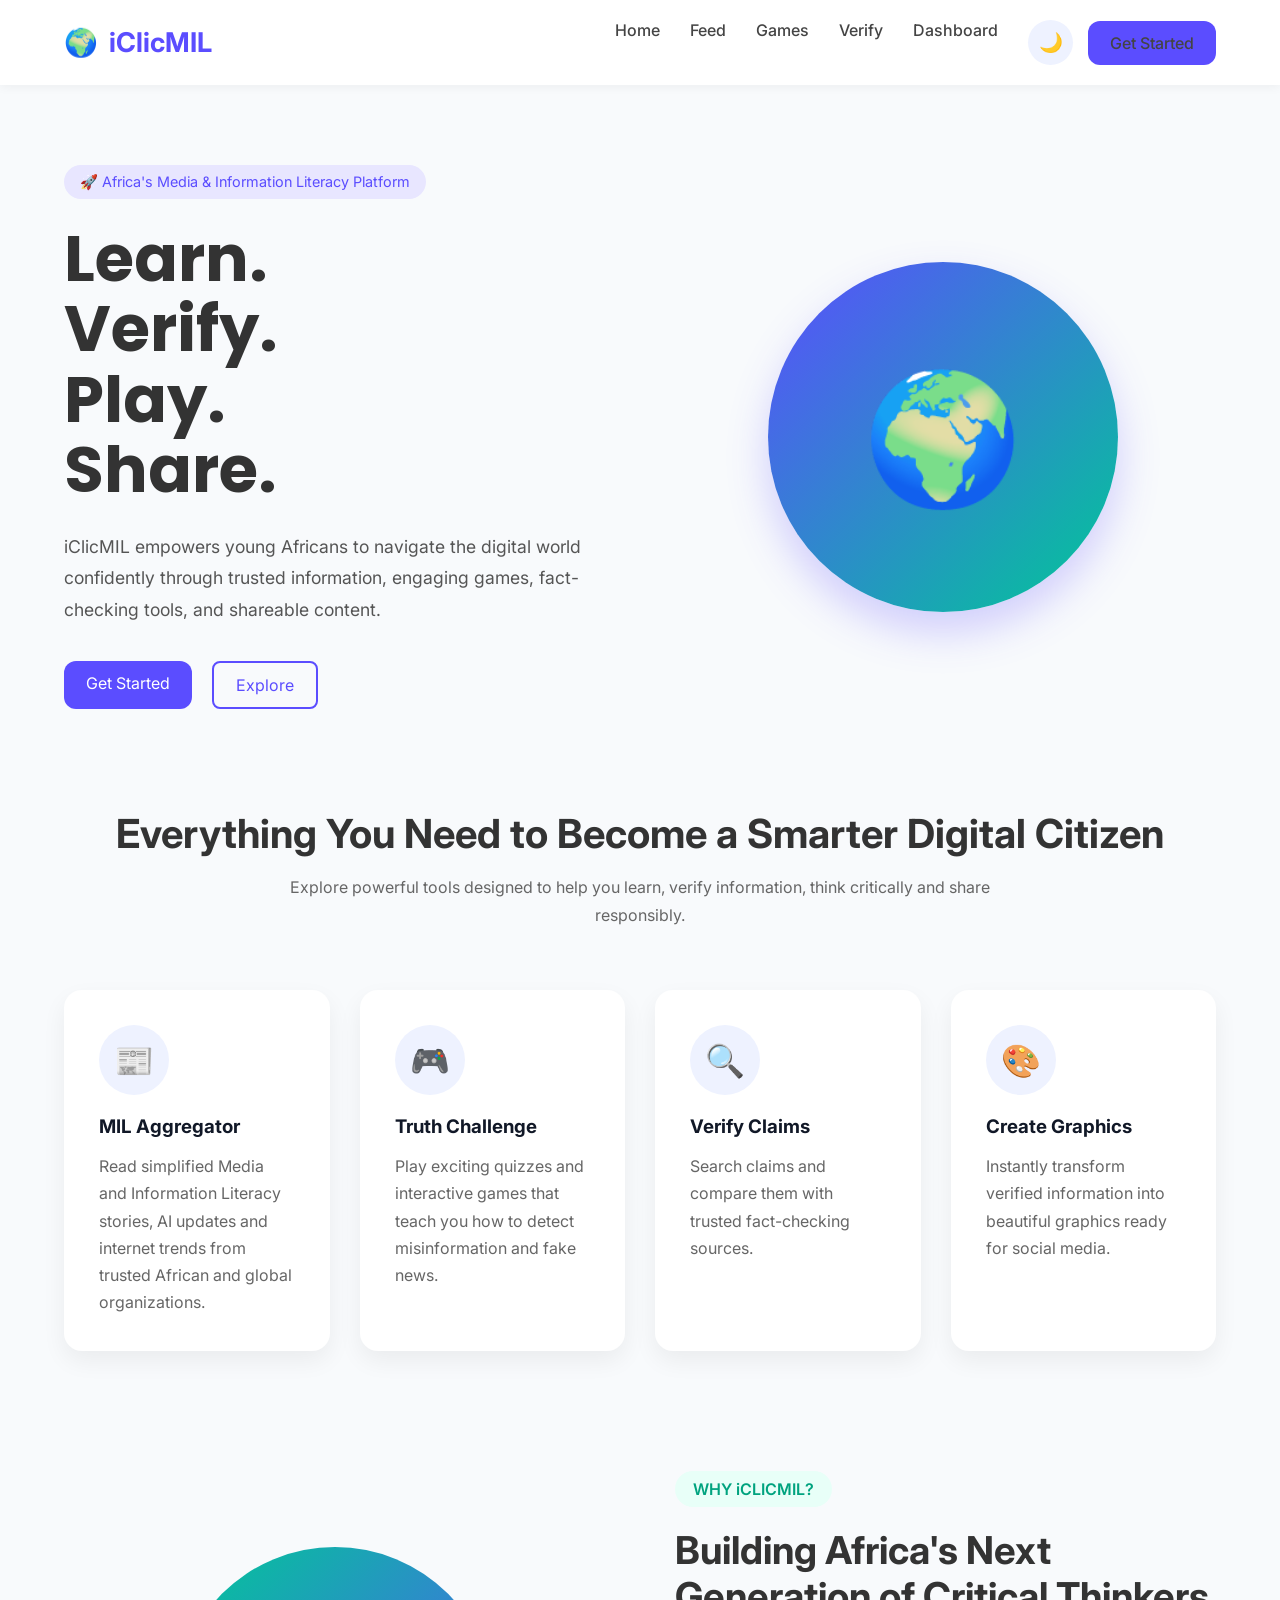
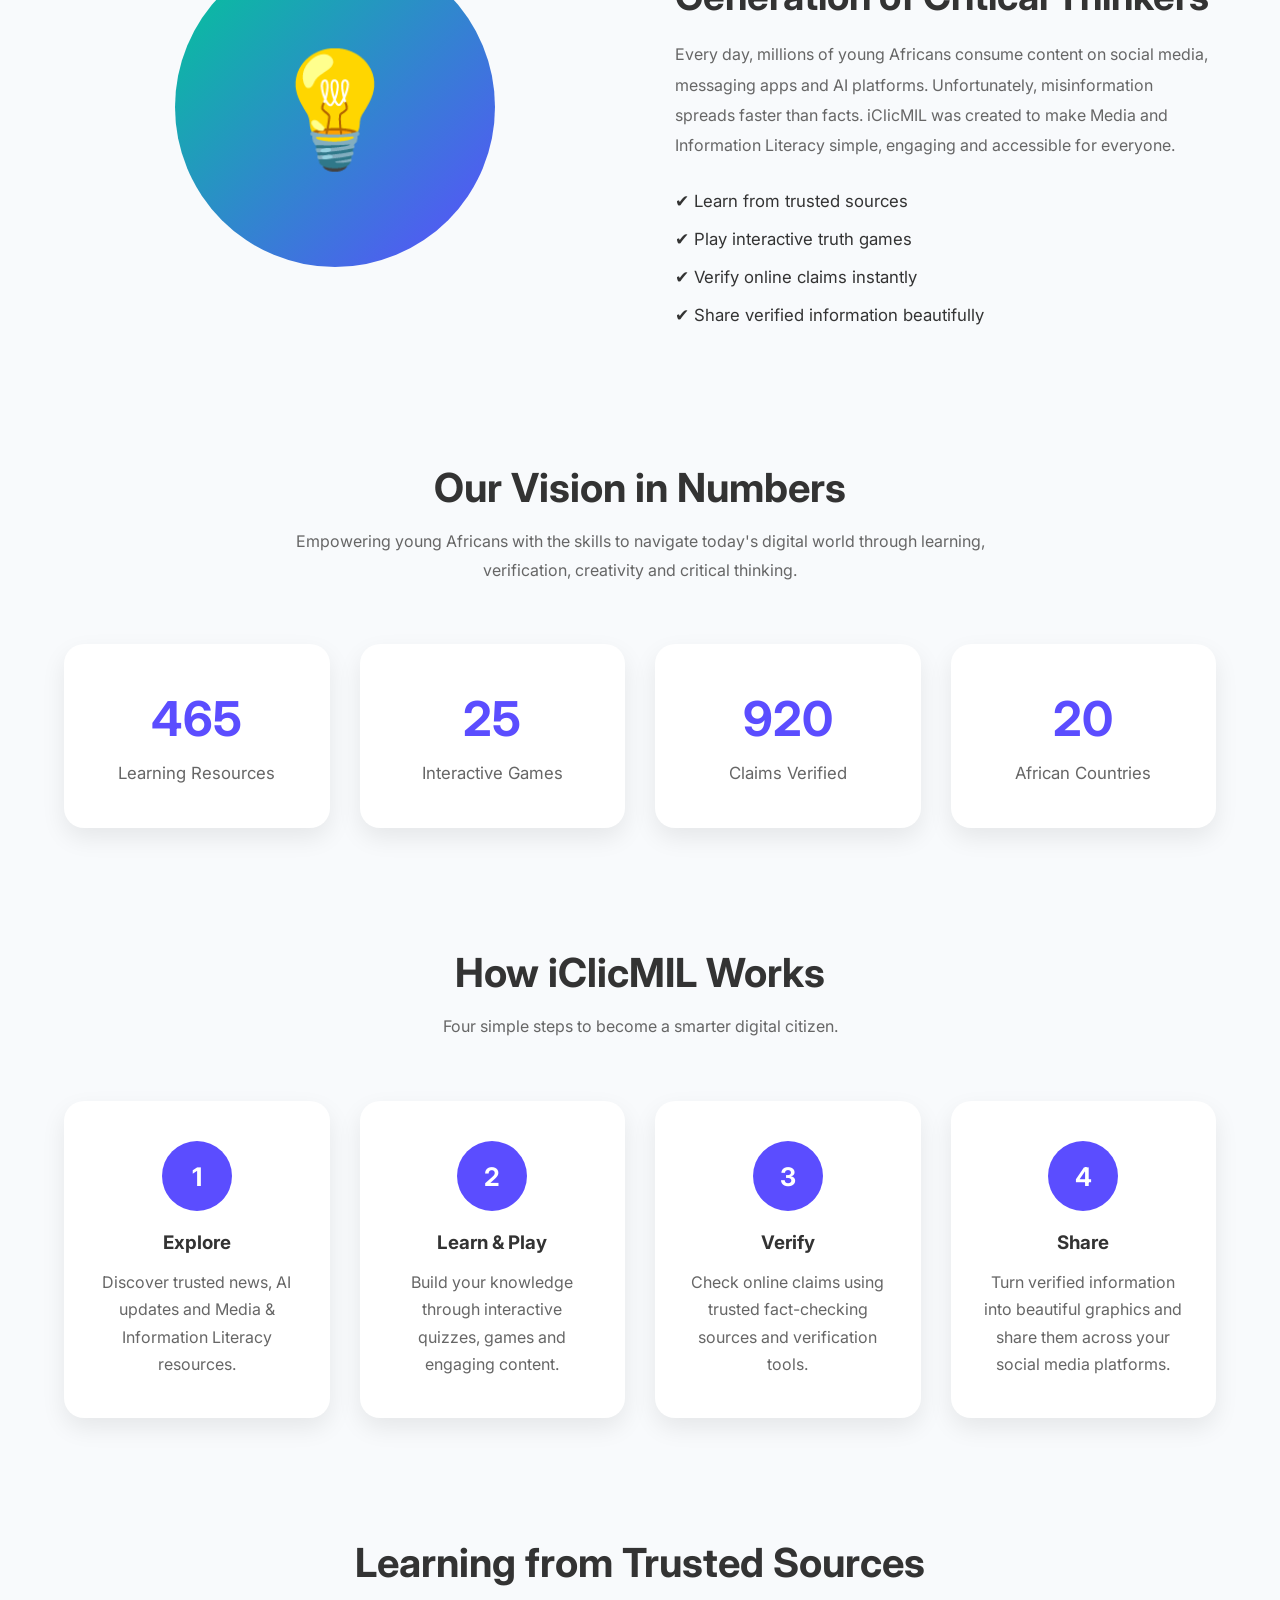
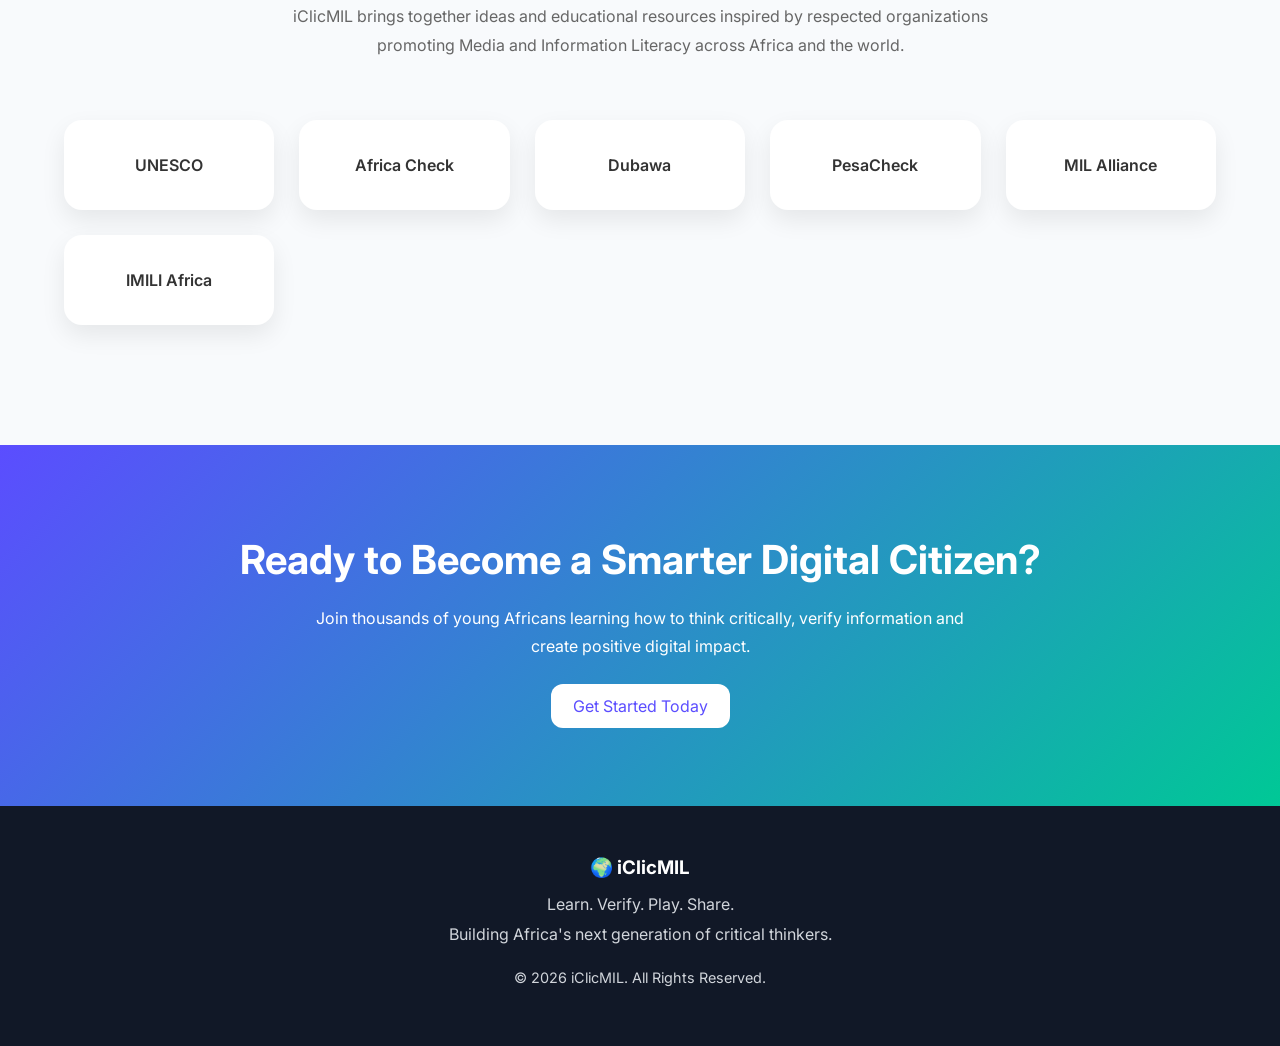
<file: index.html>
<!DOCTYPE html>
<html lang="en">

<head>

    <meta charset="UTF-8">

    <meta name="viewport" content="width=device-width, initial-scale=1.0">

    <title>iClicMIL | Learn. Verify. Play. Share.</title>

    <!-- Google Fonts -->
    <link rel="preconnect" href="https://fonts.googleapis.com">

    <link rel="preconnect" href="https://fonts.gstatic.com" crossorigin>

    <link href="https://fonts.googleapis.com/css2?family=Poppins:wght@400;600;700&family=Inter:wght@400;500;600&display=swap" rel="stylesheet">

    <!-- Font Awesome Icons -->
    <link rel="stylesheet"
          href="https://cdnjs.cloudflare.com/ajax/libs/font-awesome/6.6.0/css/all.min.css">

    <!-- Main CSS -->
    <link rel="stylesheet" href="style.css">
        <link rel="stylesheet" href="dark-mode.css">


</head>

<body>
    <!-- =========================
        HEADER
========================= -->

<header>
    <nav class="navbar">

        <div class="logo">
            🌍 <span>iClicMIL</span>
        </div>
        <div class="menu-toggle">
    ☰
</div>


        <ul class="nav-links">
         


<ul class="nav-links">

    <li>
        <a href="index.html">Home</a>
    </li>

    <li>
        <a href="feed.html">Feed</a>
    </li>

    <li>
        <a href="games.html">Games</a>
    </li>

    <li>
        <a href="verify.html">Verify</a>
    </li>

    <li>
        <a href="dashboard.html">Dashboard</a>
    </li>

</ul>

<div class="nav-actions">

    <button id="darkModeToggle" class="dark-mode-toggle" aria-label="Toggle dark mode">
        🌙
    </button>

    <a href="dashboard.html" class="btn">
        Get Started
    </a>

</div>

    </nav>
</header>


<!-- =========================
        HERO SECTION
========================= -->

<section class="hero">

    <div class="hero-content">

        <span class="badge">
            🚀 Africa's Media & Information Literacy Platform
        </span>

        <h1>
            Learn.<br>
            Verify.<br>
            Play.<br>
            Share.
        </h1>

        <p>
            iClicMIL empowers young Africans to navigate the digital world
            confidently through trusted information, engaging games,
            fact-checking tools, and shareable content.
        </p>

        <div class="hero-buttons">

            <a href="dashboard.html" class="btn">
                Get Started
            </a>

            <a href="games.html" class="btn-outline">
                Explore
            </a>

        </div>

    </div>

    <div class="hero-image">

        <div class="circle">

            🌍

        </div>

    </div>

</section>

<!-- =========================
        FEATURES SECTION
========================= -->

<section class="features" id="features">

    <div class="section-title">

        <h2>Everything You Need to Become a Smarter Digital Citizen</h2>

        <p>
            Explore powerful tools designed to help you learn,
            verify information, think critically and share responsibly.
        </p>

    </div>

    <div class="features-grid">

        <!-- Feature 1 -->

        <div class="feature-card">

            <div class="icon">
                📰
            </div>

            <h3>MIL Aggregator</h3>

            <p>
                Read simplified Media and Information Literacy stories,
                AI updates and internet trends from trusted African and
                global organizations.
            </p>

        </div>


        <!-- Feature 2 -->

        <div class="feature-card">

            <div class="icon">
                🎮
            </div>

            <h3>Truth Challenge</h3>

            <p>
                Play exciting quizzes and interactive games that teach
                you how to detect misinformation and fake news.
            </p>

        </div>


        <!-- Feature 3 -->

        <div class="feature-card">

            <div class="icon">
                🔍
            </div>

            <h3>Verify Claims</h3>

            <p>
                Search claims and compare them with trusted
                fact-checking sources.
            </p>

        </div>


        <!-- Feature 4 -->

        <div class="feature-card">

            <div class="icon">
                🎨
            </div>

            <h3>Create Graphics</h3>

            <p>
                Instantly transform verified information into
                beautiful graphics ready for social media.
            </p>

        </div>

    </div>

</section>

<!-- =========================
        WHY iCLICMIL
========================= -->

<section class="about">

    <div class="about-image">

        <div class="about-circle">

            💡

        </div>

    </div>

    <div class="about-content">

        <span class="about-tag">

            WHY iCLICMIL?

        </span>

        <h2>
            Building Africa's Next Generation of Critical Thinkers
        </h2>

        <p>

            Every day, millions of young Africans consume content on
            social media, messaging apps and AI platforms.

            Unfortunately, misinformation spreads faster than facts.

            iClicMIL was created to make Media and Information Literacy
            simple, engaging and accessible for everyone.

        </p>

        <ul>

            <li>✔ Learn from trusted sources</li>

            <li>✔ Play interactive truth games</li>

            <li>✔ Verify online claims instantly</li>

            <li>✔ Share verified information beautifully</li>

        </ul>

    </div>

</section>
<!-- =========================
        IMPACT SECTION
========================= -->

<section class="impact">

    <div class="section-title">

        <h2>Our Vision in Numbers</h2>

        <p>
            Empowering young Africans with the skills to navigate
            today's digital world through learning, verification,
            creativity and critical thinking.
        </p>

    </div>

    <div class="impact-grid">

        <div class="impact-card">

            <h3 class="counter" data-target="500">0</h3>

            <p>Learning Resources</p>

        </div>

        <div class="impact-card">

            <h3 class="counter" data-target="25">0</h3>

            <p>Interactive Games</p>

        </div>

        <div class="impact-card">

            <h3 class="counter" data-target="1000">0</h3>

            <p>Claims Verified</p>

        </div>

        <div class="impact-card">

            <h3 class="counter" data-target="20">0</h3>

            <p>African Countries</p>

        </div>

    </div>

</section>
<!-- =========================
        HOW IT WORKS
========================= -->

<section class="how-it-works">

    <div class="section-title">

        <h2>How iClicMIL Works</h2>

        <p>
            Four simple steps to become a smarter digital citizen.
        </p>

    </div>

    <div class="steps-container">

        <div class="step-card">

            <div class="step-number">1</div>

            <h3>Explore</h3>

            <p>
                Discover trusted news, AI updates and Media &
                Information Literacy resources.
            </p>

        </div>

        <div class="step-card">

            <div class="step-number">2</div>

            <h3>Learn & Play</h3>

            <p>
                Build your knowledge through interactive quizzes,
                games and engaging content.
            </p>

        </div>

        <div class="step-card">

            <div class="step-number">3</div>

            <h3>Verify</h3>

            <p>
                Check online claims using trusted fact-checking
                sources and verification tools.
            </p>

        </div>

        <div class="step-card">

            <div class="step-number">4</div>

            <h3>Share</h3>

            <p>
                Turn verified information into beautiful graphics
                and share them across your social media platforms.
            </p>

        </div>

    </div>

</section>



<!-- =========================
     TRUSTED SOURCES
========================= -->

<section class="trusted">

    <div class="section-title">

        <h2>Learning from Trusted Sources</h2>

        <p>

            iClicMIL brings together ideas and educational
            resources inspired by respected organizations
            promoting Media and Information Literacy across
            Africa and the world.

        </p>

    </div>

    <div class="trusted-grid">

        <div class="trusted-card">
            UNESCO
        </div>

        <div class="trusted-card">
            Africa Check
        </div>

        <div class="trusted-card">
            Dubawa
        </div>

        <div class="trusted-card">
            PesaCheck
        </div>

        <div class="trusted-card">
            MIL Alliance
        </div>

        <div class="trusted-card">
            IMILI Africa
        </div>

    </div>

</section>

<!-- =========================
     CALL TO ACTION
========================= -->

<section class="cta">

    <h2>

        Ready to Become a Smarter Digital Citizen?

    </h2>

    <p>

        Join thousands of young Africans learning how to
        think critically, verify information and create
        positive digital impact.

    </p>

    <a href="verify.html" class="btn">

        Get Started Today

    </a>

</section>

<!-- =========================
     FOOTER
========================= -->

<footer>

    <div class="footer-content">

        <h3>🌍 iClicMIL</h3>

        <p>

            Learn. Verify. Play. Share.

        </p>

        <p>

            Building Africa's next generation of
            critical thinkers.

        </p>

        <p class="copyright">

            © 2026 iClicMIL. All Rights Reserved.

        </p>

    </div>

</footer>

<script src="app.js"></script>
    <script src="dark-mode.js"></script>

</body>
</file>
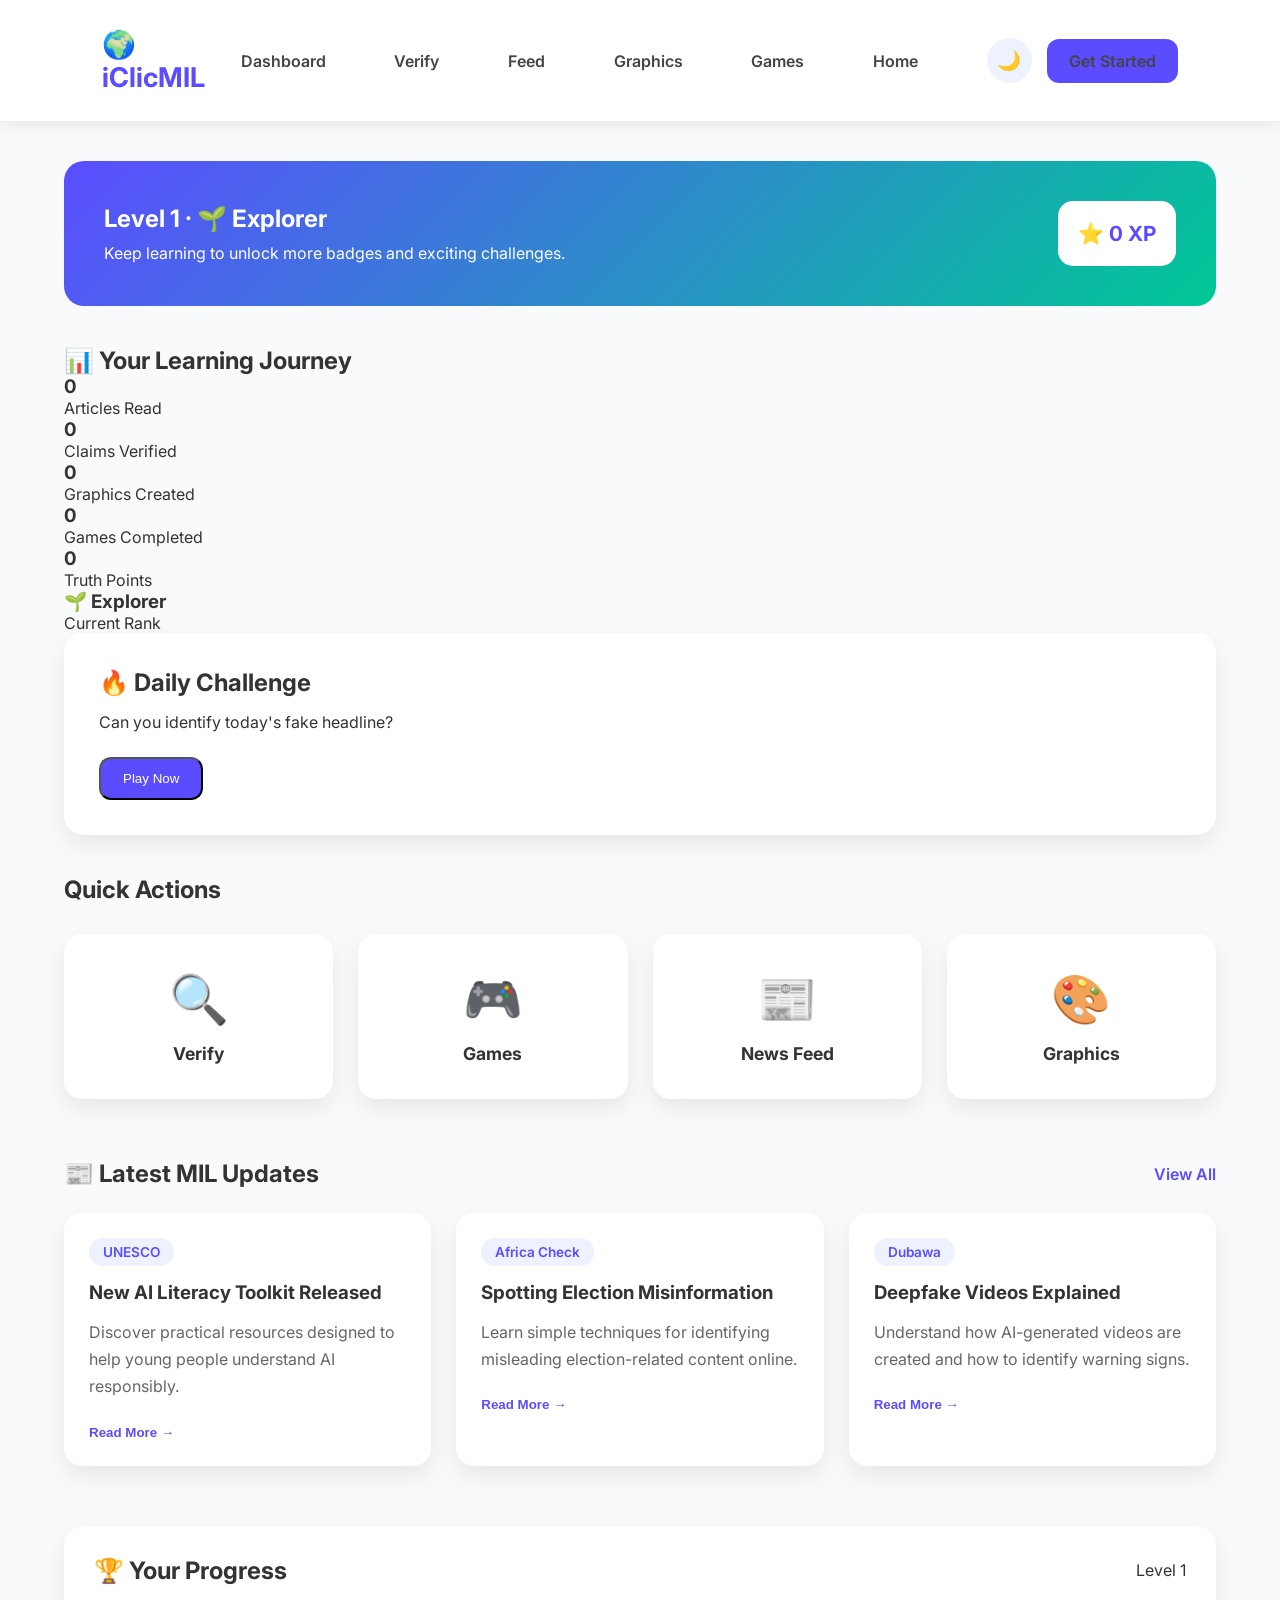
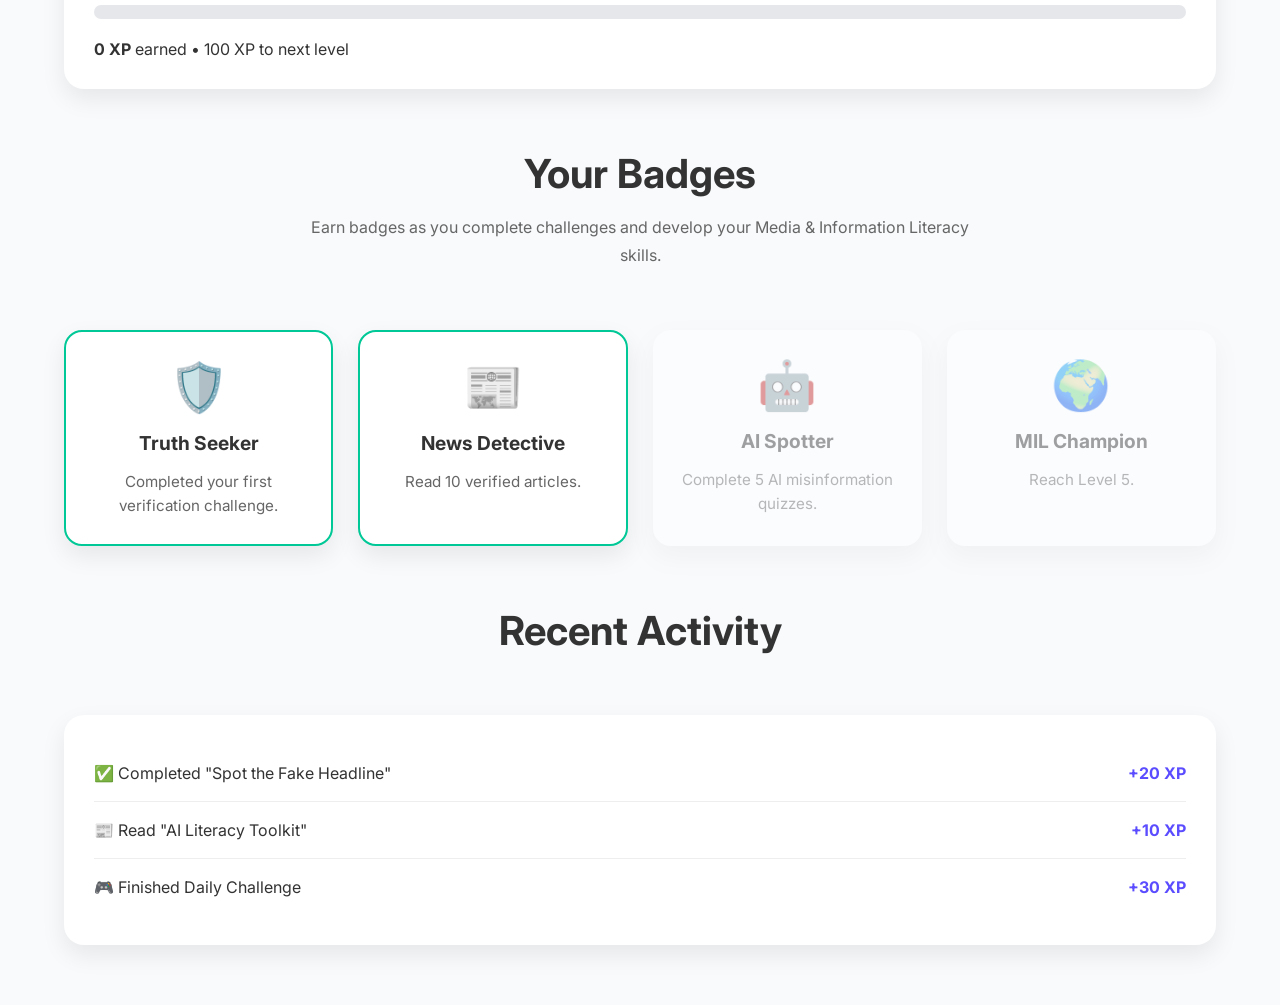
<file: dashboard.html>
<!DOCTYPE html>
<html lang="en">

<head>

    <meta charset="UTF-8">

    <meta name="viewport" content="width=device-width, initial-scale=1.0">

    <title>Dashboard | iClicMIL</title>

    

    <link rel="preconnect" href="https://fonts.googleapis.com">

    <link rel="preconnect" href="https://fonts.gstatic.com" crossorigin>

    <link href="https://fonts.googleapis.com/css2?family=Poppins:wght@400;600;700&family=Inter:wght@400;500;600&display=swap" rel="stylesheet">

    <link rel="stylesheet" href="dashboard.css">
    <link rel="stylesheet" href="components.css">
    <link rel="stylesheet" href="responsive.css">
     <link rel="stylesheet" href="dark-mode.css">
    <link rel="stylesheet" href="style.css">


</head>

<body>
<header class="main-header">

    <div class="logo">

        🌍 iClicMIL

    </div>

    <nav class="navbar">

        <a href="dashboard.html">Dashboard</a>

        <a href="verify.html">Verify</a>

        <a href="feed.html">Feed</a>

        <a href="graphics.html">Graphics</a>

        <a href="games.html">Games</a>
         <a href="index.html">Home</a>

               
<div class="nav-actions">

    <button id="darkModeToggle" class="dark-mode-toggle" aria-label="Toggle dark mode">
        🌙
    </button>

    <a href="dashboard.html" class="btn">
        Get Started
    </a>

</div>



    </nav>

</header>




<main class="dashboard">

    <!-- Welcome Card -->

    <section class="welcome-card">

        <div>

            <h1>

                Level 1 · Beginner

            </h1>

            <p>

                Keep learning to unlock more badges and exciting challenges.

            </p>

        </div>

        <div class="xp-box">

            ⭐ 120 XP

        </div>

    </section>

    <section class="stats-card">

    <h2>📊 Your Learning Journey</h2>

    <div class="stats-grid">

        <div class="stat-box">

            <h3 id="articlesCount">0</h3>

            <p>Articles Read</p>

        </div>

        <div class="stat-box">

            <h3 id="claimsCount">0</h3>

            <p>Claims Verified</p>

        </div>

        <div class="stat-box">

            <h3 id="graphicsCount">0</h3>

            <p>Graphics Created</p>

        </div>

        <div class="stat-box">

            <h3 id="gamesCount">0</h3>

            <p>Games Completed</p>

        </div>

        <div class="stat-box">

            <h3 id="truthPoints">0</h3>

            <p>Truth Points</p>

        </div>

        <div class="stat-box">

            <h3 id="rankText">

                Explorer

            </h3>

            <p>Current Rank</p>

        </div>

    </div>

</section>





    <!-- Daily Challenge -->

    <section class="daily-challenge">

        <h2>🔥 Daily Challenge</h2>

        <p>

            Can you identify today's fake headline?

        </p>

        <button  class="btn">

            Play Now

        </button>

    </section>


    <!-- Quick Actions -->

    <section class="quick-actions">

        <h2>Quick Actions</h2>

        <div class="action-grid">

            <div class="action-card">

                🔍

                <h3>Verify</h3>

            </div>

            <div class="action-card">

                🎮

                <h3>Games</h3>

            </div>

            <div class="action-card">

                📰

                <h3>News Feed</h3>

            </div>

            <div class="action-card">

                🎨

                <h3>Graphics</h3>

            </div>

        </div>

    </section>

    <!-- ===========================
        LATEST FEED
=========================== -->

<section class="latest-feed">

    <div class="feed-header">

        <h2>📰 Latest MIL Updates</h2>

        <a href="verify.html">View All</a>

    </div>

    <div class="feed-grid">

        <article class="feed-card">

            <span class="feed-tag">UNESCO</span>

            <h3>

                New AI Literacy Toolkit Released

            </h3>

            <p>

                Discover practical resources designed to help
                young people understand AI responsibly.

            </p>

            <button class="read-btn">

                Read More →

            </button>

        </article>


        <article class="feed-card">

            <span class="feed-tag">

                Africa Check

            </span>

            <h3>

                Spotting Election Misinformation

            </h3>

            <p>

                Learn simple techniques for identifying
                misleading election-related content online.

            </p>

            <button class="read-btn">

                Read More →

            </button>

        </article>


        <article class="feed-card">

            <span class="feed-tag">

                Dubawa

            </span>

            <h3>

                Deepfake Videos Explained

            </h3>

            <p>

                Understand how AI-generated videos are created
                and how to identify warning signs.

            </p>

            <button class="read-btn">

                Read More →

            </button>

        </article>

    </div>

</section>



<!-- ===========================
        PROGRESS
=========================== -->

<section class="progress-section">

    <div class="progress-card">

        <div class="progress-header">

            <h2>🏆 Your Progress</h2>

            <span>Level 1</span>

        </div>

        <div class="progress-bar">

            <div class="progress-fill"></div>

        </div>

        <p>

            <strong>120 XP</strong> earned • 80 XP to reach Level 2

        </p>

    </div>


<!-- ===========================
        BADGES
=========================== -->

<section class="badges-section">

    <div class="section-title">

        <h2>Your Badges</h2>

        <p>

            Earn badges as you complete challenges and develop your
            Media & Information Literacy skills.

        </p>

    </div>

    <div class="badges-grid">

        <div class="badge-card earned">

            🛡️

            <h3>Truth Seeker</h3>

            <p>

                Completed your first verification challenge.

            </p>

        </div>

        <div class="badge-card earned">

            📰

            <h3>News Detective</h3>

            <p>

                Read 10 verified articles.

            </p>

        </div>

        <div class="badge-card locked">

            🤖

            <h3>AI Spotter</h3>

            <p>

                Complete 5 AI misinformation quizzes.

            </p>

        </div>

        <div class="badge-card locked">

            🌍

            <h3>MIL Champion</h3>

            <p>

                Reach Level 5.

            </p>

        </div>

    </div>

</section>

<!-- ===========================
        RECENT ACTIVITY
=========================== -->

<section class="activity-section">

    <div class="section-title">

        <h2>Recent Activity</h2>

    </div>

    <div class="activity-card">

        <div class="activity-item">

            ✅ Completed "Spot the Fake Headline"

            <span>+20 XP</span>

        </div>

        <div class="activity-item">

            📰 Read "AI Literacy Toolkit"

            <span>+10 XP</span>

        </div>

        <div class="activity-item">

            🎮 Finished Daily Challenge

            <span>+30 XP</span>

        </div>

    </div>

</section>



</main>
<script src="storage.js"></script>
<script src="dashboard.js"></script>
    <script src="dark-mode.js"></script>


</body>

</html>
</file>
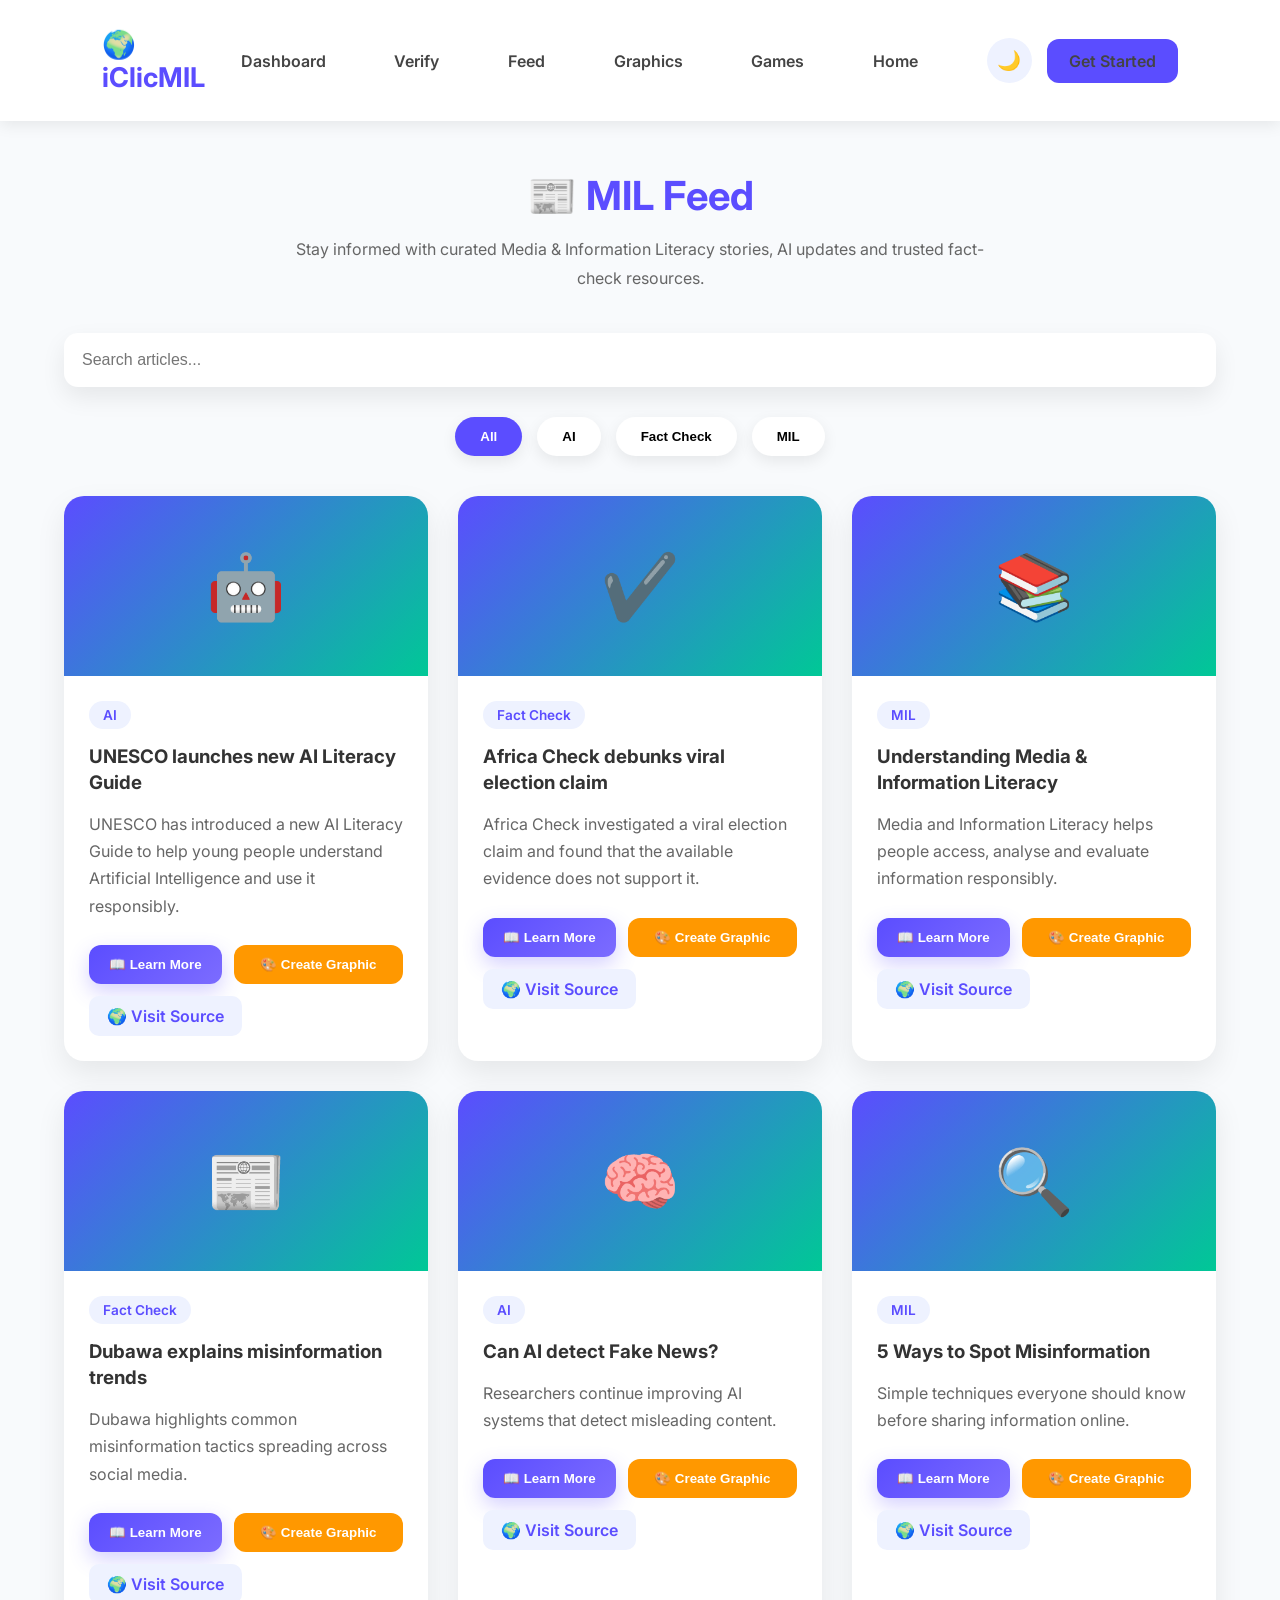
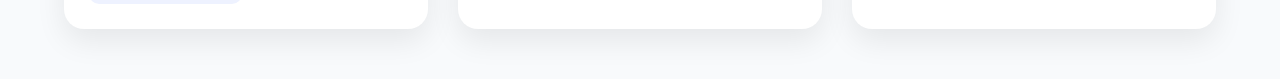
<file: feed.html>
<!DOCTYPE html>
<html lang="en">

<head>

    <meta charset="UTF-8">

    <meta name="viewport" content="width=device-width, initial-scale=1.0">

    <title>iClicMIL | MIL Feed</title>

    <link rel="preconnect" href="https://fonts.googleapis.com">

    <link rel="preconnect" href="https://fonts.gstatic.com" crossorigin>

    <link href="https://fonts.googleapis.com/css2?family=Inter:wght@400;500;600;700&display=swap" rel="stylesheet">

    <link rel="stylesheet" href="style.css">

    <link rel="stylesheet" href="feed.css">
    <link rel="stylesheet" href="components.css">
     <link rel="stylesheet" href="style.css">
    <link rel="stylesheet" href="dark-mode.css">

</head>

<body>

    <!-- ===============================
            HEADER
    ================================ -->

   <header class="main-header">

    <div class="logo">

        🌍 iClicMIL

    </div>

    <nav class="navbar">

        <a href="dashboard.html">Dashboard</a>

        <a href="verify.html">Verify</a>

        <a href="feed.html">Feed</a>

        <a href="graphics.html">Graphics</a>

        <a href="games.html">Games</a>
        <a href="index.html">Home</a>
     
        
<div class="nav-actions">

    <button id="darkModeToggle" class="dark-mode-toggle" aria-label="Toggle dark mode">
        🌙
    </button>

    <a href="dashboard.html" class="btn">
        Get Started
    </a>

</div>

    </nav>

</header>


    <!-- ===============================
            FEED
    ================================ -->

    <section class="feed-container">

        <div class="feed-header">

            <h1>📰 MIL Feed</h1>

            <p>

                Stay informed with curated Media & Information Literacy stories,
                AI updates and trusted fact-check resources.

            </p>

        </div>

        <!-- Search -->

        <div class="feed-search">

            <input
                type="text"
                id="searchInput"
                placeholder="Search articles...">

        </div>

        <!-- Filters -->

        <div class="feed-filters">

            <button class="filter-btn active" data-category="All">

                All

            </button>

            <button class="filter-btn" data-category="AI">

                AI

            </button>

            <button class="filter-btn" data-category="Fact Check">

                Fact Check

            </button>

            <button class="filter-btn" data-category="MIL">

                MIL

            </button>

        </div>

        <!-- Feed Grid -->

        <div
            id="feedGrid"
            class="feed-grid">

        </div>

    </section>

    <!-- ===============================
            MODAL
    ================================ -->

    <div id="articleModal" class="modal">

        <div class="modal-content">

            <span class="close-modal">

                &times;

            </span>

            <h2 id="modalTitle">

            </h2>

            <p id="modalSummary">

            </p>

            <div class="lesson-box">

                <h3>

                    💡 Why This Matters

                </h3>

                <p id="modalWhy">

                </p>

            </div>

            <div class="lesson-box">

                <h3>

                    🧠 Key MIL Lesson

                </h3>

                <p id="modalLesson">

                </p>

            </div>

            <div class="modal-footer">

                <button
                    id="markReadBtn"
                    class="summary-btn">

                    ✓ Mark as Read

                </button>

                <a
                    id="modalSource"
                    target="_blank"
                    class="source-btn">

                    Visit Original Source

                </a>

            </div>

        </div>

    </div>

    <script src="feed.js"></script>
    <script src="storage.js"></script>
        <script src="dark-mode.js"></script>


</body>

</html>
</file>
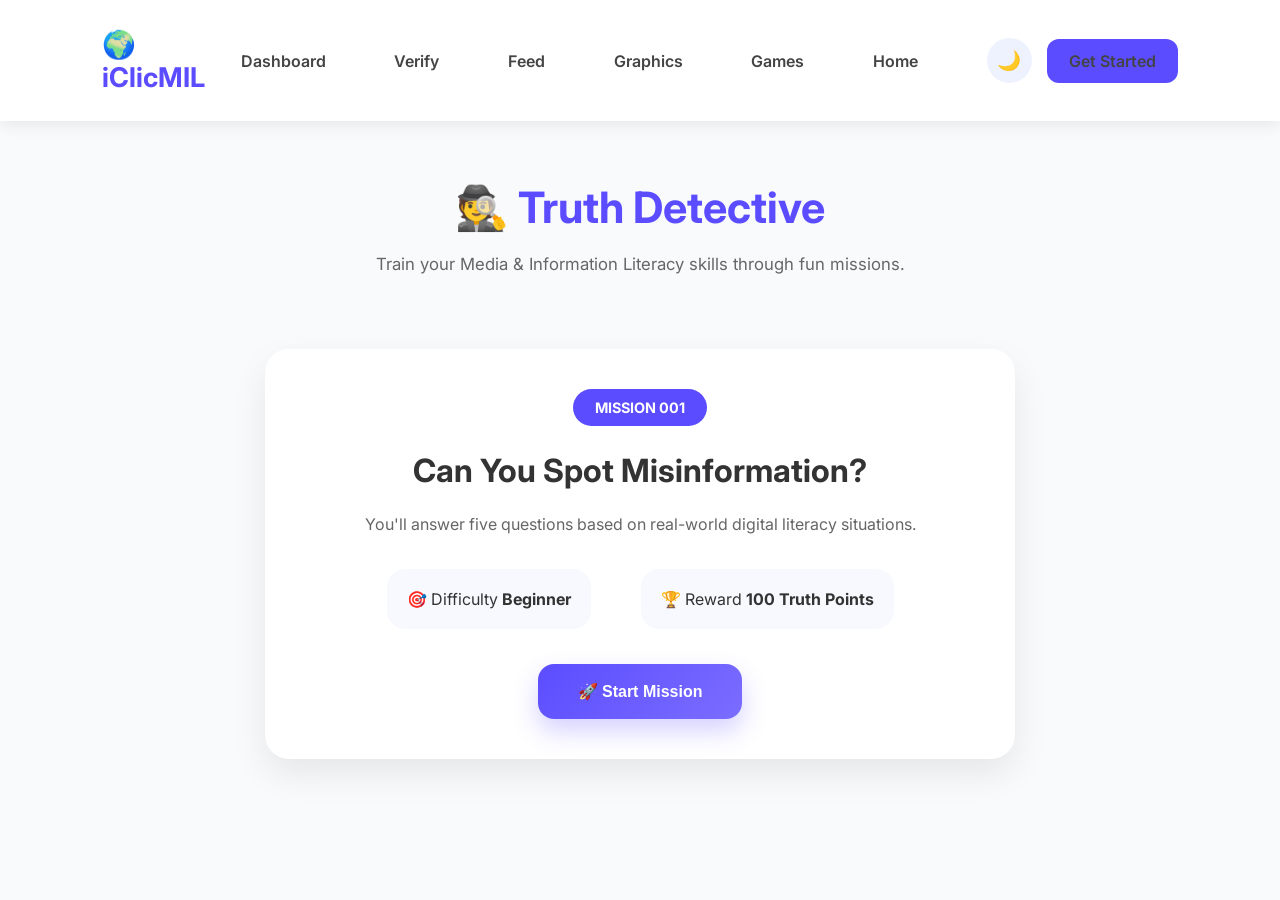
<file: games.html>
<!DOCTYPE html>
<html lang="en">

<head>

<meta charset="UTF-8">

<meta name="viewport" content="width=device-width, initial-scale=1.0">

<title>iClicMIL | Truth Detective</title>

<link rel="preconnect" href="https://fonts.googleapis.com">

<link rel="preconnect" href="https://fonts.gstatic.com" crossorigin>

<link href="https://fonts.googleapis.com/css2?family=Inter:wght@400;500;600;700;800&display=swap" rel="stylesheet">

<link rel="stylesheet" href="style.css">

<link rel="stylesheet" href="games.css">
<link rel="stylesheet" href="components.css">
     <link rel="stylesheet" href="style.css">
    <link rel="stylesheet" href="dark-mode.css">
</head>

<body>
<header class="main-header">

    <div class="logo">

        🌍 iClicMIL

    </div>

    <nav class="navbar">

        <a href="dashboard.html">Dashboard</a>

        <a href="verify.html">Verify</a>

        <a href="feed.html">Feed</a>

        <a href="graphics.html">Graphics</a>

        <a href="games.html">Games</a>
        <a href="index.html">Home</a>
           
        
<div class="nav-actions">

    <button id="darkModeToggle" class="dark-mode-toggle" aria-label="Toggle dark mode">
        🌙
    </button>

    <a href="dashboard.html" class="btn">
        Get Started
    </a>

</div>

    </nav>

</header>


<section class="game-hero">

<h1>

🕵️ Truth Detective

</h1>

<p>

Train your Media & Information Literacy skills through fun missions.

</p>

</section>

<section class="mission-card">

<div class="mission-badge">

MISSION 001

</div>

<h2>

Can You Spot Misinformation?

</h2>

<p>

You'll answer five questions based on real-world digital literacy situations.

</p>

<div class="mission-info">

<div>

🎯 Difficulty

<strong>Beginner</strong>

</div>

<div>

🏆 Reward

<strong>100 Truth Points</strong>

</div>

</div>

<button id="startGameBtn" class="start-btn">

🚀 Start Mission

</button>

</section>

<section id="quizSection" class="quiz-section">

<div class="quiz-header">

<div id="progressText">

Question 1 of 5

</div>

<div id="scoreText">

Score: 0

</div>

</div>

<div class="progress-bar">

<div id="progressFill">

</div>

</div>

<div class="question-card">

<h2 id="question">

Question goes here

</h2>

<div id="answers" class="answers">

</div>
<div id="feedbackCard" class="feedback-card">

    <h3 id="feedbackTitle"></h3>

    <p id="feedbackExplanation"></p>

    <button id="nextBtn" class="start-btn">

        Next Question →

    </button>

</div>


</div>

</section>

<script src="games.js"></script>
<script src="storage.js"></script>
        <script src="dark-mode.js"></script>


</body>

</html>
</file>
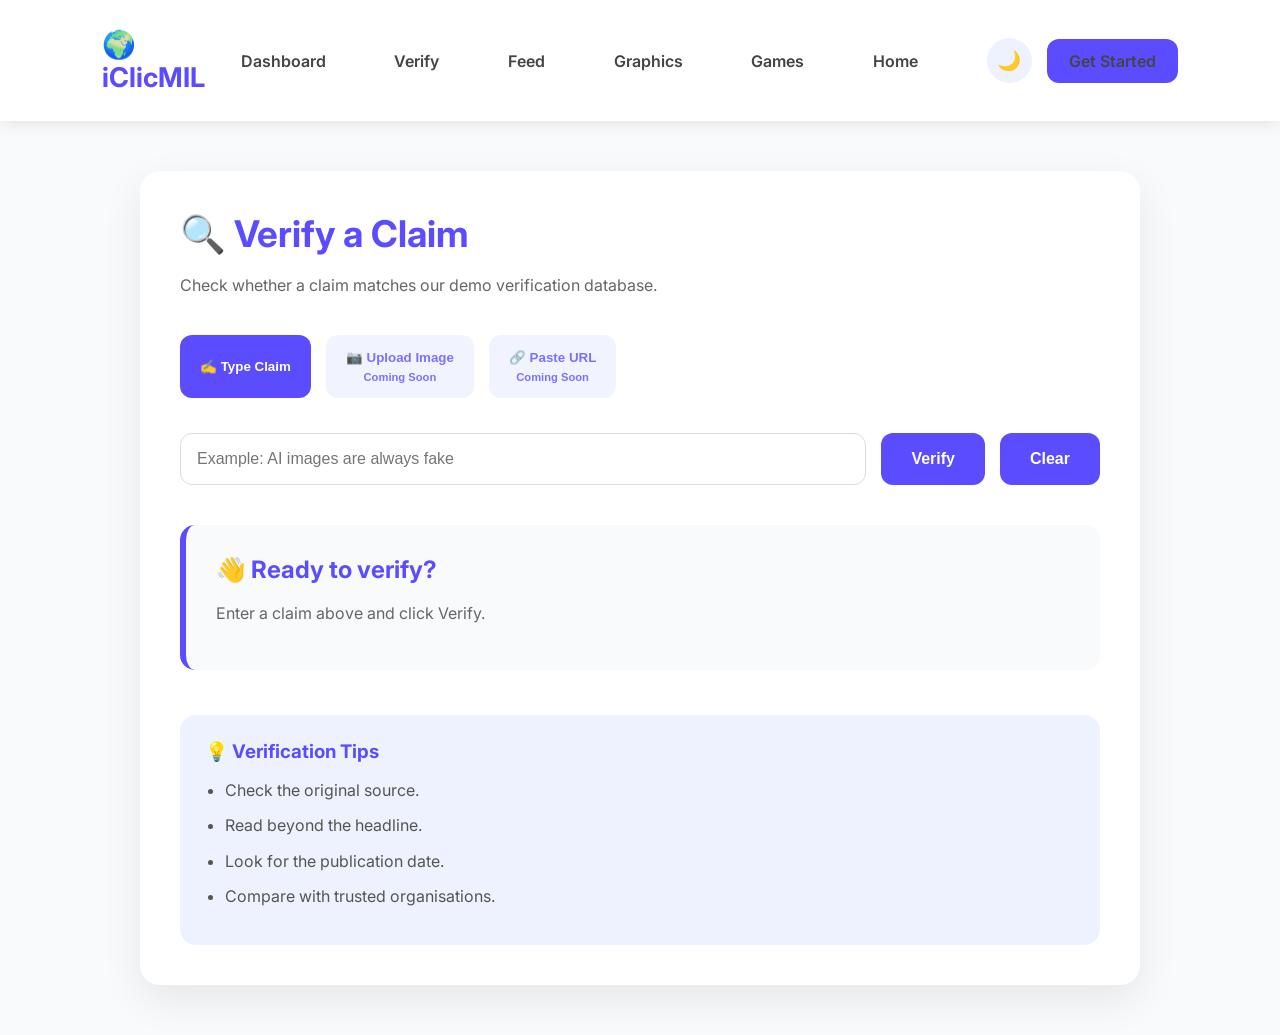
<file: verify.html>
<!DOCTYPE html>
<html lang="en">

<head>

    <meta charset="UTF-8">

    <meta name="viewport" content="width=device-width, initial-scale=1.0">

    <title>Verify a Claim | iClicMIL</title>

    <link rel="preconnect" href="https://fonts.googleapis.com">

    <link rel="preconnect" href="https://fonts.gstatic.com" crossorigin>

    <link href="https://fonts.googleapis.com/css2?family=Inter:wght@400;500;600;700&display=swap" rel="stylesheet">

    <link rel="stylesheet" href="verify.css">
    <link rel="stylesheet" href="components.css">
    <link rel="stylesheet" href="style.css">
    <link rel="stylesheet" href="dark-mode.css">

</head>

<body>
<header class="main-header">

    <div class="logo">

        🌍 iClicMIL

    </div>

    <nav class="navbar">

        <a href="dashboard.html">Dashboard</a>

        <a href="verify.html">Verify</a>

        <a href="feed.html">Feed</a>

        <a href="graphics.html">Graphics</a>

        <a href="games.html">Games</a>
         <a href="index.html">Home</a>


              
<div class="nav-actions">

    <button id="darkModeToggle" class="dark-mode-toggle" aria-label="Toggle dark mode">
        🌙
    </button>

    <a href="dashboard.html" class="btn">
        Get Started
    </a>

</div>
    </nav>

</header>



<section class="verify-container">

    <div class="verify-card">

        <h1>🔍 Verify a Claim</h1>

        <p>

            Check whether a claim matches our demo verification database.

        </p>

        <!-- Verification Options -->

        <div class="verify-options">

            <button class="option active">

                ✍ Type Claim

            </button>

            <button class="option disabled">

                📷 Upload Image

                <span>Coming Soon</span>

            </button>

            <button class="option disabled">

                🔗 Paste URL

                <span>Coming Soon</span>

            </button>

        </div>

        <!-- Search -->

        <div class="verify-search">

            <input

                id="claimInput"

                type="text"

                placeholder="Example: AI images are always fake">

            <button id="verifyBtn">

                Verify

            </button>
            <button id="clearBtn" class="clear-btn">
Clear
            </button>

        </div>

        <!-- Result -->

        <div id="resultCard" class="result-card">

            <h2>

                👋 Ready to verify?

            </h2>

            <p>

                Enter a claim above and click Verify.

            </p>

        </div>

        <!-- Tips -->

        <div class="tips">

            <h3>💡 Verification Tips</h3>

            <ul>

                <li>Check the original source.</li>

                <li>Read beyond the headline.</li>

                <li>Look for the publication date.</li>

                <li>Compare with trusted organisations.</li>

            </ul>

        </div>

    </div>

</section>

<script src="verify.js"></script>
<script src="storage.js"></script>
            <script src="dark-mode.js"></script>


</body>

</html>
</file>
<file: style.css>
/* ======================
   GOOGLE FONT
====================== */

@import url('https://fonts.googleapis.com/css2?family=Poppins:wght@400;600;700&family=Inter:wght@400;500;600&display=swap');


/* ======================
   RESET
====================== */

*{
    margin:0;
    padding:0;
    box-sizing:border-box;
}

body{

    html{
        scroll-behavior: smooth;
    }

    font-family:'Inter',sans-serif;
    background:#f8fafc;
    color:#333;
    overflow-x: hidden;

}


/* ======================
   NAVBAR
====================== */

header{

    background:white;
    box-shadow:0 2px 10px rgba(0,0,0,.05);

}

.navbar{

    width:90%;
    max-width:1200px;

    margin:auto;

    display:flex;
    justify-content:space-between;
    align-items:center;

    padding:20px 0;

}

.logo{

    font-size:1.7rem;
    font-weight:700;
    color:#5B4DFF;

}

.logo span{

    margin-left:5px;

}

.nav-links{

    display:flex;
    list-style:none;
    gap:30px;

}

.nav-links a{

    text-decoration:none;
    color:#444;
    font-weight:500;

    transition:.3s;

}

.nav-links a:hover{

    color:#5B4DFF;

}

.btn{

    text-decoration:none;

    background:#5B4DFF;

    color:white;

    padding:12px 22px;

    border-radius:12px;

    transition:.35s ease;

}

.btn:hover{

    background:#4537d6;
    transform: translateY(-3px);
    box-shadow: 0 12px 25px rgba(91,77,255,.05);

}


/* ======================
   HERO
====================== */

.hero{

    width:90%;
    max-width:1200px;

    margin:80px auto;

    display:flex;
    align-items:center;
    justify-content:space-between;

    gap:60px;

}

.hero-content{

    flex:1;

}

.badge{

    display:inline-block;

    background:#e8e6ff;

    color:#5B4DFF;

    padding:8px 16px;

    border-radius:30px;

    font-size:.9rem;

    margin-bottom:25px;

}

.hero h1{

    font-family:'Poppins',sans-serif;

    font-size:4rem;

    line-height:1.1;

    margin-bottom:25px;

}

.hero p{

    font-size:1.1rem;

    color:#555;

    max-width:550px;

    margin-bottom:35px;

    line-height:1.8;

}

.hero-buttons{

    display:flex;

    gap:20px;

}

.btn-outline{

    text-decoration:none;

    border:2px solid #5B4DFF;

    color:#5B4DFF;

    padding:12px 22px;

    border-radius:8px;

    transition:.3s;

}

.btn-outline:hover{

    background:#5B4DFF;

    color:white;

}


/* ======================
   HERO IMAGE
====================== */

.hero-image{

    flex:1;

    display:flex;

    justify-content:center;

}

.circle{

    width:350px;

    height:350px;

    border-radius:50%;

    background:linear-gradient(135deg,#5B4DFF,#00C896);

    display:flex;

    justify-content:center;

    align-items:center;

    font-size:8rem;

    color:white;

    box-shadow:0 20px 40px rgba(91,77,255,.25);

   /* 3D effect */
    transform-style: preserve-3d;
    perspective: 1000px;

    /* Continuous animation */
    animation: globeMotion 8s ease-in-out infinite;

    transition: transform 0.5s ease;
}


/* ======================
   GLOBE MOTION
====================== */

@keyframes globeMotion {

    0% {
        transform:
            rotateX(0deg)
            rotateY(0deg)
            rotateZ(0deg)
            translateY(0);
    }

    20% {
        transform:
            rotateX(15deg)
            rotateY(25deg)
            rotateZ(5deg)
            translateY(-10px);
    }

    40% {
        transform:
            rotateX(-20deg)
            rotateY(80deg)
            rotateZ(-5deg)
            translateY(5px);
    }

    60% {
        transform:
            rotateX(20deg)
            rotateY(160deg)
            rotateZ(8deg)
            translateY(-12px);
    }

    80% {
        transform:
            rotateX(-15deg)
            rotateY(260deg)
            rotateZ(-6deg)
            translateY(5px);
    }

    100% {
        transform:
            rotateX(0deg)
            rotateY(360deg)
            rotateZ(0deg)
            translateY(0);
    }


}

/* ======================
   FEATURES SECTION
====================== */

.features{

    width:90%;
    max-width:1200px;

    margin:100px auto;

}

.section-title{

    text-align:center;

    margin-bottom:60px;

}

.section-title h2{

    font-size:2.5rem;

    margin-bottom:15px;

}

.section-title p{

    color:#666;

    max-width:700px;

    margin:auto;

    line-height:1.8;

}


.features-grid{

    display:grid;

    grid-template-columns:repeat(auto-fit,minmax(250px,1fr));

    gap:30px;

}


.feature-card{

    background:white;

    padding:35px;

    border-radius:18px;

    box-shadow:0 10px 25px rgba(0,0,0,.06);

    transition:.3s;

}


.feature-card:hover{

    transform:translateY(-10px) scale(1.02);

    box-shadow:0 18px 35px rgba(91,77,255,.15);

}


.icon{

    width:70px;

    height:70px;

    background:#eef2ff;

    border-radius:50%;

    display:flex;

    justify-content:center;

    align-items:center;

    font-size:2rem;

    margin-bottom:20px;

}


.feature-card h3{

    margin-bottom:15px;

    color:#111827;

}


.feature-card p{

    color:#666;

    line-height:1.7;

}
/* ======================
      ABOUT SECTION
====================== */

.about{

    width:90%;
    max-width:1200px;

    margin:120px auto;

    display:flex;

    align-items:center;

    justify-content:space-between;

    gap:70px;

}

.about-image{

    flex:1;

    display:flex;

    justify-content:center;

}

.about-circle{

    width:320px;

    height:320px;

    border-radius:50%;

    background:linear-gradient(135deg,#00C896,#5B4DFF);

    display:flex;

    justify-content:center;

    align-items:center;

    font-size:7rem;

    color:white;

}

.about-content{

    flex:1;

}

.about-tag{

    background:#e8fff8;

    color:#00a37f;

    padding:8px 18px;

    border-radius:30px;

    display:inline-block;

    margin-bottom:20px;

    font-weight:600;

}

.about-content h2{

    font-size:2.4rem;

    margin-bottom:20px;

}

.about-content p{

    color:#666;

    line-height:1.9;

    margin-bottom:30px;

}

.about-content ul{

    list-style:none;

}

.about-content li{

    margin-bottom:18px;

    font-size:1.05rem;

}

/* ======================
      IMPACT SECTION
====================== */

.impact{

    width:90%;
    max-width:1200px;

    margin:120px auto;

    text-align:center;

}

.impact-grid{

    display:grid;

    grid-template-columns:repeat(auto-fit,minmax(220px,1fr));

    gap:30px;

    margin-top:60px;

}

.impact-card{

    background:white;

    padding:45px 30px;

    border-radius:20px;

    box-shadow:0 10px 25px rgba(0,0,0,.08);

    transition:.3s;

}

.impact-card:hover{

    transform:translateY(-10px);

    box-shadow:0 20px 40px rgba(91,77,255,.15);

}

.counter{

    font-size:3rem;

    color:#5B4DFF;

    margin-bottom:15px;

    font-weight:700;

}

.impact-card p{

    color:#666;

    font-size:1.05rem;

}


/* ======================
      HOW IT WORKS
====================== */

.how-it-works{

    width:90%;
    max-width:1200px;

    margin:120px auto;

}

.steps-container{

    display:grid;

    grid-template-columns:repeat(auto-fit,minmax(250px,1fr));

    gap:30px;

    margin-top:60px;

}

.step-card{

    background:white;

    padding:40px 30px;

    border-radius:20px;

    text-align:center;

    box-shadow:0 10px 25px rgba(0,0,0,.08);

    transition:.3s;

}

.step-card:hover{

    transform:translateY(-10px);

    box-shadow:0 18px 35px rgba(91,77,255,.15);

}

.step-number{

    width:70px;

    height:70px;

    margin:auto;

    border-radius:50%;

    background:#5B4DFF;

    color:white;

    display:flex;

    justify-content:center;

    align-items:center;

    font-size:1.6rem;

    font-weight:bold;

    margin-bottom:20px;

}

.step-card h3{

    margin-bottom:15px;

}

.step-card p{

    color:#666;

    line-height:1.7;

}

/* ======================
      TRUSTED SOURCES
====================== */

.trusted{

    width:90%;
    max-width:1200px;

    margin:120px auto;

}

.trusted-grid{

    display:grid;

    grid-template-columns:repeat(auto-fit,minmax(180px,1fr));

    gap:25px;

    margin-top:50px;

}

.trusted-card{

    background:white;

    padding:35px;

    border-radius:18px;

    text-align:center;

    font-weight:600;

    box-shadow:0 10px 25px rgba(0,0,0,.08);

    transition:.3s;

}

.trusted-card:hover{

    transform:translateY(-8px);

    color:#5B4DFF;

}


/* ======================
      CALL TO ACTION
====================== */

.cta{

    background:linear-gradient(135deg,#5B4DFF,#00C896);

    color:white;

    text-align:center;

    padding:90px 20px;

    margin-top:120px;

}

.cta h2{

    color:white;

    font-size:2.5rem;

    margin-bottom:20px;

}

.cta p{

    max-width:650px;

    margin:auto;

    line-height:1.8;

    margin-bottom:35px;

}

.cta .btn{

    background:white;

    color:#5B4DFF;

}

.cta .btn:hover{

    background:#f3f3f3;

}

/* ======================
      FOOTER
====================== */

footer{

    background:#111827;

    color:white;

    text-align:center;

    padding:50px 20px;

}

.footer-content h3{

    color:white;

    margin-bottom:15px;

}

.footer-content p{

    margin-bottom:10px;

    color:#d1d5db;

}

.copyright{

    margin-top:25px;

    font-size:.9rem;

}


/* ======================
   FADE ANIMATION
====================== */

.fade{

    opacity:0;

    transform:translateY(40px);

    transition:all .8s ease;

}

.fade.show{

    opacity:1;

    transform:translateY(0);

}


/* ===================================
        RESPONSIVE DESIGN
=================================== */

/* Hide hamburger on desktop */

.menu-toggle{

    display:none;

    font-size:2rem;

    cursor:pointer;

}


/* Tablet */

@media(max-width:992px){

.hero{

    flex-direction:column;

    text-align:center;

}

.hero-content{

    order:1;

}

.hero-image{

    order:2;

    margin-top:40px;

}

.hero-buttons{

    justify-content:center;

}

.about{

    flex-direction:column;

    text-align:center;

}

.about ul{

    text-align:left;

    display:inline-block;

}

}


/* Mobile */

@media(max-width:768px){

.navbar{

    position:relative;

}

.menu-toggle{

    display:block;

}

.nav-links{

    display:none;

    position:absolute;

    top:90px;

    left:0;

    width:100%;

    background:white;

    flex-direction:column;

    text-align:center;

    padding:20px 0;

    box-shadow:0 10px 25px rgba(0,0,0,.1);

}

.nav-links.active{

    display:flex;

}

.nav-btn{

    display:none;

}

.hero h1{

    font-size:2.8rem;

}

.section-title h2{

    font-size:2rem;

}

.hero-buttons{

    flex-direction:column;

    align-items:center;

}

.hero-buttons .btn,

.hero-buttons .btn-outline{

    width:220px;

    text-align:center;

}

.circle{

    width:250px;

    height:250px;

    font-size:5rem;

}

.about-circle{

    width:220px;

    height:220px;

    font-size:5rem;

}

}


/* Small Phones */

@media(max-width:480px){

.hero h1{

    font-size:2.2rem;

}

.hero p{

    font-size:1rem;

}

.section-title h2{

    font-size:1.7rem;

}

.counter{

    font-size:2.3rem;

}

.cta h2{

    font-size:2rem;

}

}



/* ======================
   DARK MODE TOGGLE
====================== */

.nav-actions {
    display: flex;
    align-items: center;
    gap: 15px;
}

.dark-mode-toggle {
    width: 45px;
    height: 45px;

    border: none;
    border-radius: 50%;

    background: #eef2ff;

    font-size: 1.2rem;

    cursor: pointer;

    display: flex;
    align-items: center;
    justify-content: center;

    transition: all 0.3s ease;
}

.dark-mode-toggle:hover {
    transform: rotate(20deg) scale(1.08);
    background: #e0e7ff;
}
</file>
<file: dark-mode.css>
/* =========================
   iClicMIL DARK MODE
========================= */

body.dark-mode {
    background: #0f172a;
    color: #e5e7eb;
}


/* =========================
   NAVBAR
========================= */

body.dark-mode header {
    background: #111827;
    box-shadow: 0 2px 10px rgba(0, 0, 0, 0.3);
}

body.dark-mode .nav-links a {
    color: #d1d5db;
}

body.dark-mode .nav-links a:hover {
    color: #8b7cff;
}

body.dark-mode .dark-mode-toggle {
    background: #1f2937;
    color: #f9fafb;
}


/* =========================
   HERO
========================= */

body.dark-mode .hero p {
    color: #cbd5e1;
}

body.dark-mode .badge {
    background: #27234f;
    color: #a99eff;
}


/* =========================
   SECTION TEXT
========================= */

body.dark-mode .section-title p {
    color: #94a3b8;
}


/* =========================
   FEATURE CARDS
========================= */

body.dark-mode .feature-card {
    background: #1e293b;
    box-shadow: 0 10px 25px rgba(0, 0, 0, 0.25);
}

body.dark-mode .feature-card h3 {
    color: #f8fafc;
}

body.dark-mode .feature-card p {
    color: #94a3b8;
}

body.dark-mode .icon {
    background: #29345c;
}


/* =========================
   ABOUT
========================= */

body.dark-mode .about-content p {
    color: #94a3b8;
}

body.dark-mode .about-content li {
    color: #e5e7eb;
}

body.dark-mode .about-tag {
    background: #12352f;
    color: #34d399;
}


/* =========================
   IMPACT CARDS
========================= */

body.dark-mode .impact-card {
    background: #1e293b;
    box-shadow: 0 10px 25px rgba(0, 0, 0, 0.25);
}

body.dark-mode .impact-card p {
    color: #94a3b8;
}


/* =========================
   HOW IT WORKS
========================= */

body.dark-mode .step-card {
    background: #1e293b;
    box-shadow: 0 10px 25px rgba(0, 0, 0, 0.25);
}

body.dark-mode .step-card p {
    color: #94a3b8;
}

body.dark-mode .step-card h3 {
    color: #f8fafc;
}


/* =========================
   TRUSTED SOURCES
========================= */

body.dark-mode .trusted-card {
    background: #1e293b;
    color: #e5e7eb;
    box-shadow: 0 10px 25px rgba(0, 0, 0, 0.25);
}


/* =========================
   FOOTER
========================= */

body.dark-mode footer {
    background: #020617;
}


/* =========================
   TRANSITION
========================= */

body,
header,
.feature-card,
.impact-card,
.step-card,
.trusted-card,
.dark-mode-toggle {
    transition:
        background-color 0.3s ease,
        color 0.3s ease,
        box-shadow 0.3s ease;
}
</file>
<file: dashboard.css>
/* ===========================
        DASHBOARD
=========================== */

@import url('https://fonts.googleapis.com/css2?family=Poppins:wght@400;600;700&family=Inter:wght@400;500;600&display=swap');


body{

    html{
        scroll-behavior: smooth;
    }

    font-family:'Inter',sans-serif;
    background:#f8fafc;
    color:#333;
    overflow-x: hidden;

}
.dashboard-header{

    display:flex;

    justify-content:space-between;

    align-items:center;

    padding:20px 8%;

    background:white;

    box-shadow:0 2px 10px rgba(0,0,0,.08);

}

.dashboard-logo{

    font-size:1.5rem;

    font-weight:700;

    color:#5B4DFF;

}

.dashboard{

    width:90%;

    max-width:1200px;

    margin:40px auto;

}

.welcome-card{

    background:linear-gradient(135deg,#5B4DFF,#00C896);

    color:white;

    border-radius:20px;

    padding:40px;

    display:flex;

    justify-content:space-between;

    align-items:center;

    margin-bottom:40px;

}

.welcome-card h1{

    margin-bottom:10px;

}

.xp-box{

    background:white;

    color:#5B4DFF;

    padding:20px;

    border-radius:15px;

    font-size:1.3rem;

    font-weight:bold;

}

.daily-challenge{

    background:white;

    padding:35px;

    border-radius:20px;

    box-shadow:0 10px 25px rgba(0,0,0,.08);

    margin-bottom:40px;

}

.daily-challenge h2{

    margin-bottom:15px;

}

.daily-challenge p{

    margin-bottom:25px;

}

.action-grid{

    display:grid;

    grid-template-columns:repeat(auto-fit,minmax(180px,1fr));

    gap:25px;

    margin-top:30px;

}

.action-card{

    background:white;

    border-radius:18px;

    padding:35px;

    text-align:center;

    box-shadow:0 10px 25px rgba(0,0,0,.08);

    transition:.3s;

    cursor:pointer;

    font-size:3rem;

}

.action-card h3{

    margin-top:15px;

    font-size:1.1rem;

}

.action-card:hover{

    transform:translateY(-8px);

    box-shadow:0 18px 35px rgba(91,77,255,.15);

}


/* ===========================
        LATEST FEED
=========================== */

.latest-feed{

    margin-top:60px;

}

.feed-header{

    display:flex;

    justify-content:space-between;

    align-items:center;

    margin-bottom:25px;

}

.feed-header a{

    text-decoration:none;

    color:#5B4DFF;

    font-weight:600;

}

.feed-grid{

    display:grid;

    grid-template-columns:repeat(auto-fit,minmax(280px,1fr));

    gap:25px;

}

.feed-card{

    background:white;

    padding:25px;

    border-radius:18px;

    box-shadow:0 10px 25px rgba(0,0,0,.08);

    transition:.3s;

}

.feed-card:hover{

    transform:translateY(-8px);

}

.feed-tag{

    display:inline-block;

    background:#EEF2FF;

    color:#5B4DFF;

    padding:6px 14px;

    border-radius:20px;

    font-size:.85rem;

    margin-bottom:15px;

    font-weight:600;

}

.feed-card h3{

    margin-bottom:15px;

}

.feed-card p{

    color:#666;

    line-height:1.7;

    margin-bottom:20px;

}

.read-btn{

    border:none;

    background:none;

    color:#5B4DFF;

    cursor:pointer;

    font-weight:600;

}



/* ===========================
        PROGRESS
=========================== */

.progress-section{

    margin-top:60px;

}

.progress-card{

    background:white;

    padding:30px;

    border-radius:20px;

    box-shadow:0 10px 25px rgba(0,0,0,.08);

}

.progress-header{

    display:flex;

    justify-content:space-between;

    align-items:center;

    margin-bottom:20px;

}

.progress-bar{

    width:100%;

    height:14px;

    background:#E5E7EB;

    border-radius:30px;

    overflow:hidden;

    margin-bottom:20px;

}

.progress-fill{

    width:60%;

    height:100%;

    background:linear-gradient(90deg,#5B4DFF,#00C896);

    border-radius:30px;

}





/* ===========================
        BADGES
=========================== */

.badges-section{

    margin-top:60px;

}

.badges-grid{

    display:grid;

    grid-template-columns:repeat(auto-fit,minmax(220px,1fr));

    gap:25px;

    margin-top:30px;

}

.badge-card{

    background:white;

    border-radius:18px;

    padding:25px;

    text-align:center;

    box-shadow:0 10px 25px rgba(0,0,0,.08);

    transition:.3s;

}

.badge-card:hover{

    transform:translateY(-8px);

}

.badge-card{

    font-size:3rem;

}

.badge-card h3{

    margin:15px 0;

    font-size:1.2rem;

}

.badge-card p{

    color:#666;

    font-size:.95rem;

    line-height:1.6;

}

.locked{

    opacity:.45;

}

.earned{

    border:2px solid #00C896;

}


/* ===========================
        RECENT ACTIVITY
=========================== */

.activity-section{

    margin:60px 0;

}

.activity-card{

    background:white;

    border-radius:20px;

    padding:30px;

    box-shadow:0 10px 25px rgba(0,0,0,.08);

}

.activity-item{

    display:flex;

    justify-content:space-between;

    align-items:center;

    padding:18px 0;

    border-bottom:1px solid #eee;

}

.activity-item:last-child{

    border-bottom:none;

}

.activity-item span{

    color:#5B4DFF;

    font-weight:700;

}
</file>
<file: components.css>
/* ====================================
   Shared Components
==================================== */

.main-header{

    display:flex;

    justify-content:space-between;

    align-items:center;

    padding:18px 8%;

    background:#ffffff;

    position:sticky;

    top:0;

    z-index:1000;

    box-shadow:0 4px 15px rgba(0,0,0,.08);

}

.logo{

    font-size:1.5rem;

    font-weight:800;

    color:#5B4DFF;

}

.navbar{

    display:flex;

    gap:28px;

    align-items:center;

}

.navbar a{

    text-decoration:none;

    color:#444;

    font-weight:600;

    transition:.3s;

    position:relative;

}

.navbar a:hover{

    color:#5B4DFF;

}

.navbar a::after{

    content:"";

    position:absolute;

    left:0;

    bottom:-6px;

    width:0;

    height:2px;

    background:#5B4DFF;

    transition:.3s;

}

.navbar a:hover::after{

    width:100%;

}

/* Mobile */

@media(max-width:768px){

.main-header{

    flex-direction:column;

    gap:15px;

}

.navbar{

    flex-wrap:wrap;

    justify-content:center;

    gap:18px;

}

}
</file>
<file: responsive.css>
/* =========================================
   iClicMIL RESPONSIVE DESIGN
   Phase 3 - Mobile & Tablet
========================================= */


/* =========================================
   GLOBAL MOBILE FIXES
========================================= */

* {
    box-sizing: border-box;
}

html,
body {
    max-width: 100%;
    overflow-x: hidden;
}

img,
canvas {
    max-width: 100%;
    height: auto;
}


/* =========================================
   TABLET
   768px and below
========================================= */

@media (max-width: 768px) {

    /* -----------------------------
       HEADER / NAVBAR
    ----------------------------- */

    .main-header {
        padding: 14px 20px;
        flex-wrap: wrap;
        gap: 12px;
    }

    .logo {
        font-size: 20px;
    }

    .navbar {
        width: 100%;
        display: flex;
        justify-content: center;
        flex-wrap: wrap;
        gap: 8px;
    }

    .navbar a {
        font-size: 14px;
        padding: 8px 10px;
    }


    /* -----------------------------
       MAIN CONTENT
    ----------------------------- */

    .dashboard,
    main {
        width: 100%;
        max-width: 100%;
        padding-left: 18px;
        padding-right: 18px;
    }


    /* -----------------------------
       WELCOME CARD
    ----------------------------- */

    .welcome-card {
        flex-direction: column;
        align-items: flex-start;
        gap: 18px;
    }

    .welcome-card h1 {
        font-size: 28px;
    }

    .xp-box {
        align-self: stretch;
        text-align: center;
    }


    /* -----------------------------
       DAILY CHALLENGE
    ----------------------------- */

    .daily-challenge {
        padding: 22px;
    }


    /* -----------------------------
       QUICK ACTIONS
    ----------------------------- */

    .action-grid {
        grid-template-columns: repeat(2, 1fr);
        gap: 14px;
    }


    /* -----------------------------
       STATISTICS
    ----------------------------- */

    .stats-grid {
        grid-template-columns: repeat(2, 1fr);
    }


    /* -----------------------------
       FEED
    ----------------------------- */

    .feed-grid {
        grid-template-columns: 1fr;
    }

    .feed-card {
        width: 100%;
    }


    /* -----------------------------
       BADGES
    ----------------------------- */

    .badges-grid {
        grid-template-columns: repeat(2, 1fr);
    }


    /* -----------------------------
       ACTIVITY
    ----------------------------- */

    .activity-item {
        flex-direction: column;
        align-items: flex-start;
        gap: 6px;
    }


    /* -----------------------------
       PROGRESS
    ----------------------------- */

    .progress-card {
        padding: 20px;
    }

}


/* =========================================
   MOBILE
   600px and below
========================================= */

@media (max-width: 600px) {

    /* -----------------------------
       HEADER
    ----------------------------- */

    .main-header {
        padding: 12px 14px;
    }

    .logo {
        font-size: 18px;
    }

    .navbar {
        justify-content: flex-start;
        overflow-x: auto;
        flex-wrap: nowrap;
        padding-bottom: 5px;
        scrollbar-width: none;
    }

    .navbar::-webkit-scrollbar {
        display: none;
    }

    .navbar a {
        flex: 0 0 auto;
        white-space: nowrap;
        font-size: 13px;
        padding: 7px 10px;
    }


    /* -----------------------------
       MAIN CONTENT
    ----------------------------- */

    .dashboard,
    main {
        padding-left: 14px;
        padding-right: 14px;
    }


    /* -----------------------------
       HEADINGS
    ----------------------------- */

    h1 {
        font-size: 26px;
    }

    h2 {
        font-size: 21px;
    }

    h3 {
        font-size: 17px;
    }


    /* -----------------------------
       WELCOME
    ----------------------------- */

    .welcome-card {
        padding: 20px;
    }

    .welcome-card h1 {
        font-size: 24px;
    }

    .welcome-card p {
        font-size: 14px;
        line-height: 1.6;
    }


    /* -----------------------------
       QUICK ACTIONS
    ----------------------------- */

    .action-grid {
        grid-template-columns: 1fr 1fr;
        gap: 10px;
    }

    .action-card {
        padding: 18px 12px;
        text-align: center;
    }


    /* -----------------------------
       STATISTICS
    ----------------------------- */

    .stats-card {
        padding: 18px;
    }

    .stats-grid {
        grid-template-columns: 1fr 1fr;
        gap: 10px;
    }

    .stat-box {
        padding: 16px 10px;
    }

    .stat-box h3 {
        font-size: 22px;
    }

    .stat-box p {
        font-size: 12px;
    }


    /* -----------------------------
       DAILY CHALLENGE
    ----------------------------- */

    .daily-challenge {
        padding: 20px;
    }

    .daily-challenge .btn {
        width: 100%;
    }


    /* -----------------------------
       FEED
    ----------------------------- */

    .feed-header {
        align-items: flex-start;
        gap: 10px;
    }

    .feed-header a {
        font-size: 13px;
    }

    .feed-card {
        padding: 18px;
    }

    .feed-card p {
        font-size: 14px;
        line-height: 1.6;
    }

    .read-btn {
        width: 100%;
    }


    /* -----------------------------
       PROGRESS
    ----------------------------- */

    .progress-header {
        flex-direction: column;
        align-items: flex-start;
        gap: 8px;
    }

    .progress-card p {
        font-size: 13px;
    }


    /* -----------------------------
       BADGES
    ----------------------------- */

    .badges-grid {
        grid-template-columns: 1fr;
    }

    .badge-card {
        padding: 20px;
    }


    /* -----------------------------
       ACTIVITY
    ----------------------------- */

    .activity-card {
        padding: 16px;
    }

    .activity-item {
        padding: 14px 0;
        font-size: 14px;
    }

}


/* =========================================
   SMALL PHONES
   400px and below
========================================= */

@media (max-width: 400px) {

    .main-header {
        padding: 10px;
    }

    .navbar a {
        font-size: 12px;
        padding: 6px 8px;
    }

    .dashboard,
    main {
        padding-left: 10px;
        padding-right: 10px;
    }

    .welcome-card {
        padding: 16px;
    }

    .welcome-card h1 {
        font-size: 21px;
    }

    .action-grid,
    .stats-grid {
        grid-template-columns: 1fr;
    }

    .daily-challenge {
        padding: 17px;
    }

}
</file>
<file: feed.css>
/* =========================================
   iClicMIL - Feed Page
========================================= */

*{
    margin:0;
    padding:0;
    box-sizing:border-box;
}

body{
    font-family:'Inter',sans-serif;
    background:#f5f7fb;
    color:#333;
}

/* =========================================
   Feed Container
========================================= */

.feed-container{
    width:90%;
    max-width:1200px;
    margin:50px auto;
}

.feed-header{
    text-align:center;
    margin-bottom:40px;
}

.feed-header h1{
    color:#5B4DFF;
    font-size:2.5rem;
    margin-bottom:15px;
}

.feed-header p{
    max-width:700px;
    margin:auto;
    line-height:1.8;
    color:#666;
}

/* =========================================
   Search
========================================= */

.feed-search{
    margin-bottom:30px;
}

.feed-search input{
    width:100%;
    padding:18px;
    border:none;
    border-radius:14px;
    font-size:1rem;
    box-shadow:0 10px 25px rgba(0,0,0,.08);
    outline:none;
}

.feed-search input:focus{
    border:2px solid #5B4DFF;
}

/* =========================================
   Filters
========================================= */

.feed-filters{
    display:flex;
    justify-content:center;
    gap:15px;
    flex-wrap:wrap;
    margin-bottom:40px;
}

.filter-btn{
    background:white;
    border:none;
    padding:12px 25px;
    border-radius:30px;
    cursor:pointer;
    font-weight:600;
    transition:.3s;
    box-shadow:0 5px 15px rgba(0,0,0,.08);
}

.filter-btn:hover{
    transform:translateY(-3px);
}

.filter-btn.active{
    background:#5B4DFF;
    color:white;
}

/* =========================================
   Feed Grid
========================================= */

.feed-grid{
    display:grid;
    grid-template-columns:repeat(auto-fit,minmax(320px,1fr));
    gap:30px;
}

/* =========================================
   Article Card
========================================= */

.feed-card{
    background:white;
    border-radius:20px;
    overflow:hidden;
    box-shadow:0 12px 30px rgba(0,0,0,.08);
    transition:.3s;
}

.feed-card:hover{
    transform:translateY(-8px);
}

.feed-image{
    height:180px;
    background:linear-gradient(135deg,#5B4DFF,#00C896);
    display:flex;
    align-items:center;
    justify-content:center;
    font-size:4rem;
}

.feed-content{
    padding:25px;
}

.category{

    display:inline-block;
    background:#eef2ff;
    color:#5B4DFF;
    padding:6px 14px;
    border-radius:20px;
    font-size:.85rem;
    font-weight:600;
    margin-bottom:15px;

}

.feed-content h3{

    margin-bottom:15px;
    line-height:1.4;

}

.feed-content p{

    color:#666;
    line-height:1.7;
    margin-bottom:25px;

}

/* =========================================
   Buttons
========================================= */

.feed-buttons{

    display:flex;
    gap:12px;
    flex-wrap:wrap;

}

.feed-buttons a{

    text-decoration:none;
    padding:10px 18px;
    border-radius:10px;
    font-weight:600;
    transition:.3s;

}
.summary-btn{

    background: linear-gradient(135deg,#5B4DFF,#7C6CFF);

    color:#fff;

    border:none;

    padding:12px 20px;

    border-radius:12px;

    font-weight:600;

    cursor:pointer;

    transition:all .3s ease;

    display:inline-flex;

    align-items:center;

    justify-content:center;

    gap:8px;

    box-shadow:0 8px 20px rgba(91,77,255,.25);

}


.summary-btn:hover{

    transform:translateY(-3px);

    box-shadow:0 12px 25px rgba(91,77,255,.35);

}
.summary-btn:active{

    transform:scale(.97);

}

.source-btn{

    background:#eef2ff;
    color:#5B4DFF;

}

.source-btn:hover{

    background:#dfe5ff;

}

/* =========================================
   Responsive
========================================= */

@media(max-width:768px){

.feed-header h1{

    font-size:2rem;

}

.feed-buttons{

    flex-direction:column;

}

.feed-buttons a{

    text-align:center;

}

}

@media(max-width:500px){

.feed-container{

    width:94%;

}

.feed-header h1{

    font-size:1.7rem;

}

.feed-search input{

    padding:15px;

}

}

.modal{

    display:none;

    position:fixed;

    top:0;

    left:0;

    width:100%;

    height:100%;

    background:rgba(0,0,0,.55);

    justify-content:center;

    align-items:center;

    z-index:999;

}

.modal-content{

    width:90%;

    max-width:700px;

    background:white;

    border-radius:20px;

    padding:35px;

    position:relative;

    animation:popup .35s ease;

}

@keyframes popup{

    from{

        transform:translateY(-40px);

        opacity:0;

    }

    to{

        transform:translateY(0);

        opacity:1;

    }

}

.close-modal{

    position:absolute;

    right:25px;

    top:18px;

    font-size:2rem;

    cursor:pointer;

    color:#777;

}

.close-modal:hover{

    color:#ef4444;

}

.modal-content h2{

    color:#5B4DFF;

    margin-bottom:20px;

}

.modal-content p{

    line-height:1.8;

    color:#555;

}

.modal-footer{

    margin-top:30px;

}



.lesson-box{

    margin-top:25px;

    padding:20px;

    border-left:5px solid #5B4DFF;

    background:#f8f9ff;

    border-radius:12px;

}

.lesson-box h3{

    margin-bottom:10px;

    color:#5B4DFF;

}

.modal-footer{

    display:flex;

    gap:15px;

    flex-wrap:wrap;

    margin-top:30px;

}

.graphic-btn{

    background:#ff9800;

    color:#fff;

    border:none;

    padding:12px 18px;

    border-radius:12px;

    cursor:pointer;

    font-weight:600;

    transition:.3s;

    flex:1;

}

.graphic-btn:hover{

    background:#f57c00;

    transform:translateY(-2px);

}
</file>
<file: games.css>
/* ==========================================
   iClicMIL Truth Detective
========================================== */

*{
    margin:0;
    padding:0;
    box-sizing:border-box;
}

body{

    font-family:'Inter',sans-serif;

    background:#f5f7fb;

    color:#333;

}

/* ===========================
   Hero
=========================== */

.game-hero{

    text-align:center;

    padding:60px 20px 40px;

}

.game-hero h1{

    font-size:2.7rem;

    color:#5B4DFF;

    margin-bottom:15px;

}

.game-hero p{

    max-width:700px;

    margin:auto;

    color:#666;

    line-height:1.8;

    font-size:1.05rem;

}

/* ===========================
   Mission Card
=========================== */

.mission-card{

    width:90%;

    max-width:750px;

    margin:30px auto;

    background:#fff;

    border-radius:24px;

    padding:40px;

    text-align:center;

    box-shadow:0 15px 35px rgba(0,0,0,.08);

}

.mission-badge{

    display:inline-block;

    padding:10px 22px;

    background:#5B4DFF;

    color:white;

    border-radius:30px;

    font-size:.9rem;

    font-weight:700;

    margin-bottom:25px;

}

.mission-card h2{

    font-size:2rem;

    margin-bottom:20px;

}

.mission-card p{

    color:#666;

    line-height:1.8;

    margin-bottom:30px;

}

.mission-info{

    display:flex;

    justify-content:center;

    gap:50px;

    margin-bottom:35px;

    flex-wrap:wrap;

}

.mission-info div{

    background:#f8f9ff;

    padding:20px;

    border-radius:18px;

    min-width:180px;

}

/* ===========================
   Start Button
=========================== */

.start-btn{

    background:linear-gradient(135deg,#5B4DFF,#7B6DFF);

    color:white;

    border:none;

    padding:18px 40px;

    border-radius:16px;

    font-size:1rem;

    font-weight:700;

    cursor:pointer;

    transition:.3s;

    box-shadow:0 12px 25px rgba(91,77,255,.25);

}

.start-btn:hover{

    transform:translateY(-3px);

    box-shadow:0 18px 35px rgba(91,77,255,.35);

}

/* ===========================
   Quiz Section
=========================== */

.quiz-section{

    display:none;

    width:90%;

    max-width:850px;

    margin:40px auto 80px;

}

.quiz-header{

    display:flex;

    justify-content:space-between;

    margin-bottom:20px;

    font-weight:700;

    flex-wrap:wrap;

    gap:15px;

}

/* ===========================
   Progress Bar
=========================== */

.progress-bar{

    height:12px;

    background:#ddd;

    border-radius:30px;

    overflow:hidden;

    margin-bottom:30px;

}

#progressFill{

    width:0%;

    height:100%;

    background:#5B4DFF;

    transition:.4s;

}

/* ===========================
   Question Card
=========================== */

.question-card{

    background:white;

    border-radius:24px;

    padding:40px;

    box-shadow:0 15px 35px rgba(0,0,0,.08);

}

.question-card h2{

    margin-bottom:30px;

    line-height:1.6;

}

/* ===========================
   Answers
=========================== */

.answers{

    display:grid;

    gap:18px;

}

.answer-btn{

    background:#fff;

    border:2px solid #ddd;

    border-radius:16px;

    padding:18px;

    text-align:left;

    cursor:pointer;

    transition:.3s;

    font-size:1rem;

}

.answer-btn:hover{

    border-color:#5B4DFF;

    background:#f8f7ff;

    transform:translateX(6px);

}

.answer-btn.correct{

    background:#d9f9ea;

    border-color:#00C896;

}

.answer-btn.wrong{

    background:#ffe3e3;

    border-color:#ff4b4b;

}

/* ===========================
   Responsive
=========================== */

@media(max-width:768px){

.game-hero h1{

    font-size:2rem;

}

.mission-card{

    padding:25px;

}

.question-card{

    padding:25px;

}

.mission-info{

    gap:20px;

}

}

@media(max-width:500px){

.quiz-header{

    flex-direction:column;

}

.start-btn{

    width:100%;

}

.answer-btn{

    font-size:.95rem;

}

}
/* =====================================
   Feedback Card
===================================== */

.feedback-card{

    display:none;

    margin-top:30px;

    background:#f8f9ff;

    border-left:6px solid #5B4DFF;

    padding:25px;

    border-radius:18px;

    animation:fadeIn .4s ease;

}

.feedback-card h3{

    color:#5B4DFF;

    margin-bottom:15px;

}

.feedback-card p{

    color:#555;

    line-height:1.8;

    margin-bottom:25px;

}

@keyframes fadeIn{

from{

    opacity:0;

    transform:translateY(15px);

}

to{

    opacity:1;

    transform:translateY(0);

}

}
</file>
<file: verify.css>
/* ===================================
   VERIFY PAGE
=================================== */

*{
    margin:0;
    padding:0;
    box-sizing:border-box;
}

body{
    font-family:'Inter',sans-serif;
    background:#f5f7fb;
    color:#333;
}

/* Header */

.verify-container{
    width:90%;
    max-width:1000px;
    margin:50px auto;
}

.verify-card{
    background:#fff;
    border-radius:20px;
    padding:40px;
    box-shadow:0 15px 40px rgba(0,0,0,.08);
}

.verify-card h1{
    font-size:2.3rem;
    color:#5B4DFF;
    margin-bottom:15px;
}

.verify-card p{
    color:#666;
    line-height:1.8;
}

/* =====================
    VERIFY OPTIONS
===================== */

.verify-options{

    display:flex;
    gap:15px;
    margin:35px 0;
    flex-wrap:wrap;

}

.option{

    border:none;
    padding:15px 20px;
    border-radius:12px;
    background:#eef2ff;
    color:#5B4DFF;
    cursor:pointer;
    font-weight:600;
    transition:.3s;
    position:relative;

}

.option:hover{

    transform:translateY(-3px);

}

.option.active{

    background:#5B4DFF;
    color:white;

}

.option.disabled{

    cursor:not-allowed;
    opacity:.8;

}

.option span{

    display:block;
    font-size:.7rem;
    margin-top:6px;

}

/* =====================
    SEARCH
===================== */

.verify-search{

    display:flex;
    gap:15px;
    margin-bottom:40px;

}

.verify-search input{

    flex:1;
    padding:16px;
    border-radius:12px;
    border:1px solid #ddd;
    outline:none;
    font-size:1rem;
    transition:.3s;

}

.verify-search input:focus{

    border-color:#5B4DFF;
    box-shadow:0 0 0 4px rgba(91,77,255,.15);

}

.verify-search button{

    padding:16px 30px;
    border:none;
    background:#5B4DFF;
    color:white;
    border-radius:12px;
    cursor:pointer;
    font-size:1rem;
    font-weight:600;
    transition:.3s;

}

.verify-search button:hover{

    background:#4638e6;

}

/* =====================
    RESULT
===================== */

.result-card{

    margin-top:20px;
    background:#f8fafc;
    border-left:6px solid #5B4DFF;
    border-radius:15px;
    padding:30px;
    transition:.3s;

}

.result-card h2{

    margin-bottom:15px;
    color:#5B4DFF;

}

.result-card p{

    margin-bottom:12px;

}

.result-card strong{

    color:#111;

}

/* Verdict Colours */

.result-card.verified{

    border-left-color:#00C896;

}

.result-card.false{

    border-left-color:#ef4444;

}

.result-card.misleading{

    border-left-color:#f59e0b;

}

.result-card.nomatch{

    border-left-color:#9ca3af;

}

/* =====================
    TIPS
===================== */

.tips{

    margin-top:45px;
    background:#eef2ff;
    border-radius:16px;
    padding:25px;

}

.tips h3{

    color:#5B4DFF;
    margin-bottom:15px;

}

.tips ul{

    padding-left:20px;

}

.tips li{

    margin-bottom:10px;
    color:#555;
    line-height:1.6;

}

/* =====================
    SOURCES
===================== */

.sources{

    margin-top:20px;
    display:flex;
    gap:12px;
    flex-wrap:wrap;

}

.source{

    background:#fff;
    border:1px solid #ddd;
    border-radius:30px;
    padding:10px 16px;
    font-size:.9rem;
    font-weight:600;

}

/* =====================
    RESPONSIVE
===================== */

@media(max-width:768px){

.verify-card{

    padding:25px;

}

.verify-card h1{

    font-size:1.9rem;

}

.verify-search{

    flex-direction:column;

}

.verify-search button{

    width:100%;

}

.verify-options{

    flex-direction:column;

}

.option{

    width:100%;

}

}

@media(max-width:480px){

.verify-card h1{

    font-size:1.6rem;

}

.verify-card{

    padding:20px;

}

}






.clear-btn{

    background:#ef4444;
    color:white;
    border:none;
    padding:16px 28px;
    border-radius:12px;
    cursor:pointer;
    transition:.3s;

}

.clear-btn:hover{

    background:#dc2626;

}
</file>
